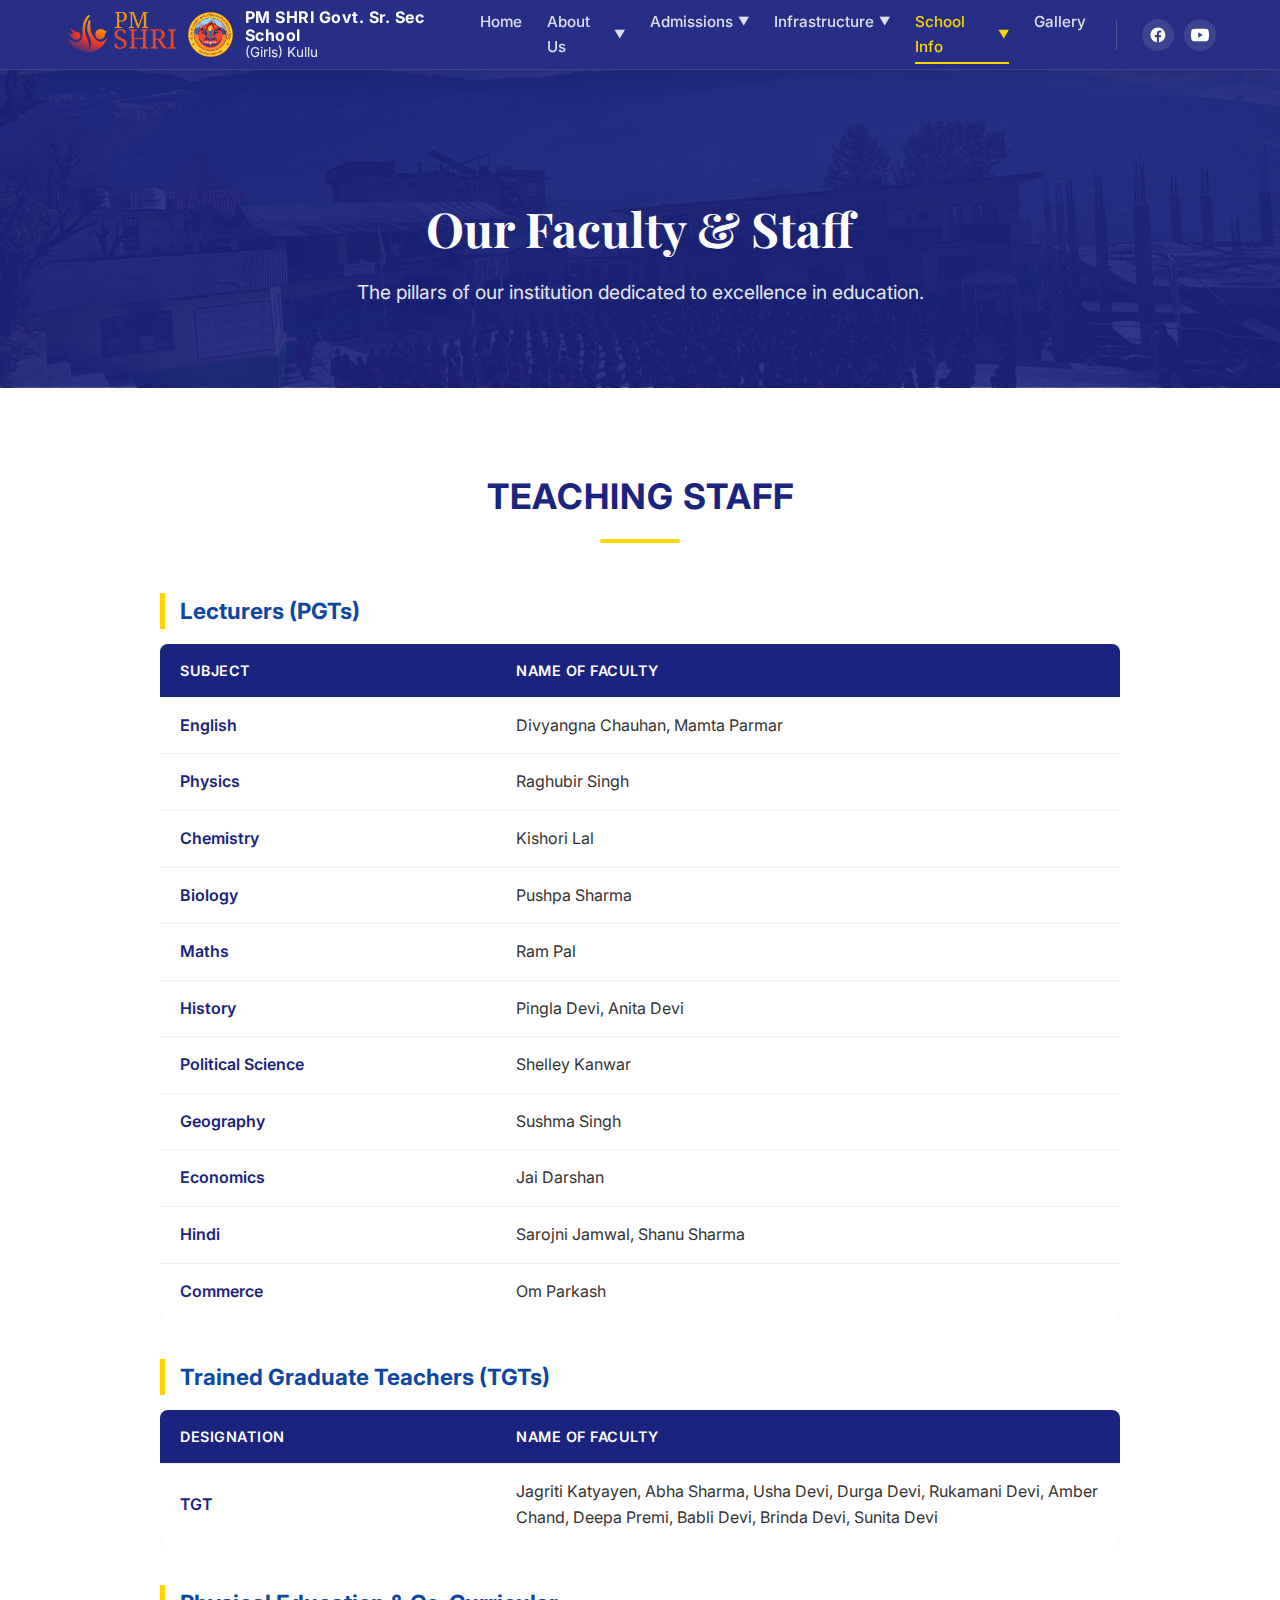
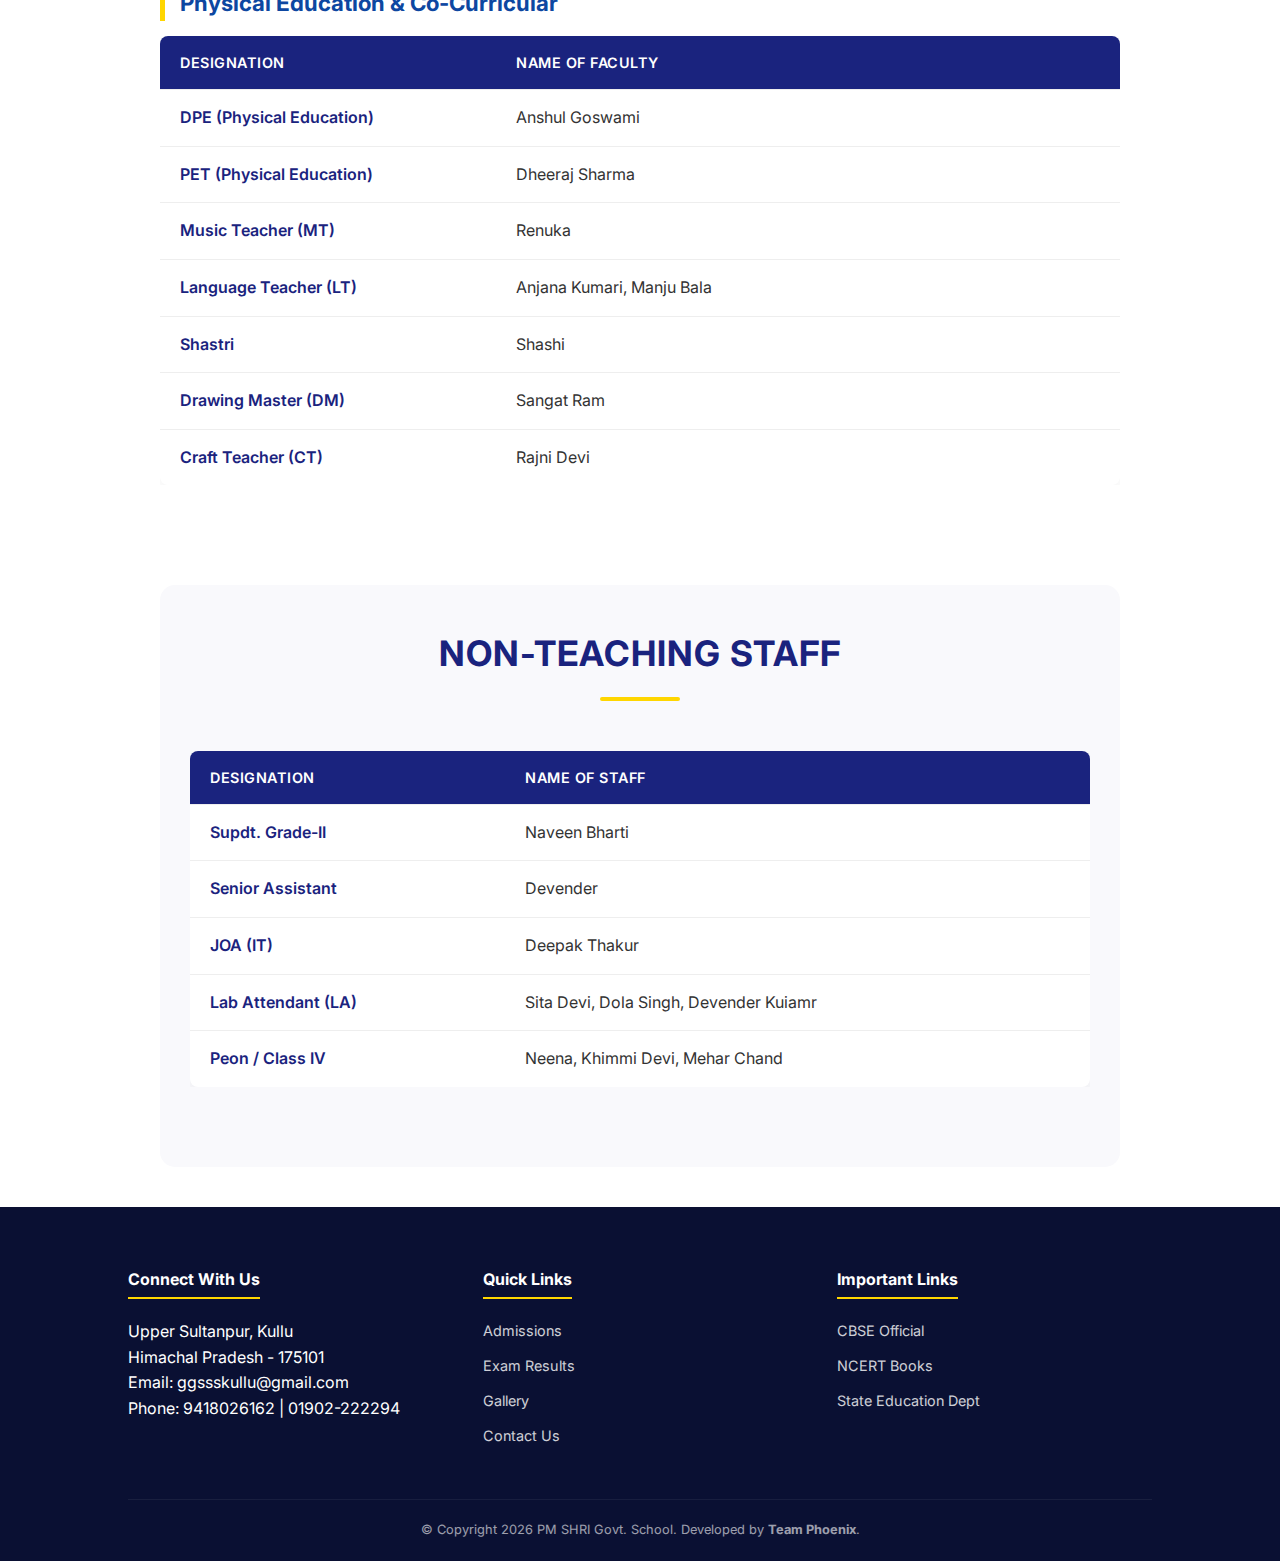
<file: faculty.html>
<!DOCTYPE html>
<html lang="en">
<head>
    <meta charset="UTF-8">
    <meta name="viewport" content="width=device-width, initial-scale=1.0">
    <title>Faculty & Staff | PM SHRI Govt. School</title>
    <link rel="icon" href="assets/icons/School Logo.png" type="image/png">
    
    <link rel="preconnect" href="https://fonts.googleapis.com">
    <link rel="preconnect" href="https://fonts.gstatic.com" crossorigin>
    <link href="https://fonts.googleapis.com/css2?family=Inter:wght@400;600;800&family=Playfair+Display:ital,wght@0,700;1,600&display=swap" rel="stylesheet">
    
    <link rel="stylesheet" href="style.css">
    <link rel="stylesheet" href="faculty-style.css">
</head>
<body>

    <nav class="navbar">
        <a href="index.html" class="logo">
            <img src="assets/icons/PM_SHRI.png" class="pm-logo" alt="PM SHRI Logo">
            <img src="assets/icons/School Logo.png" class="school-logo" alt="School Logo">
            <div class="logo-text-group">
                <span class="logo-main">PM SHRI Govt. Sr. Sec School</span>
                <span class="logo-sub">(Girls) Kullu</span>
            </div>
        </a>

        <button class="menu-btn" id="menuToggle"><span class="bar"></span><span class="bar"></span><span class="bar"></span></button>
        <div class="nav-overlay" id="navOverlay"></div>

        <div class="nav-menu" id="navMenu">
            <div class="nav-links">
                <a href="index.html">Home</a>
                
                <div class="dropdown-container">
                    <a href="#" class="dropdown-trigger">About Us <span class="arrow">▼</span></a>
                    <div class="dropdown-menu">
                        <a href="principalMessage.html">Principal's Message</a>
                        <a href="#">School Codes & Policies</a>
                        <a href="#">Vision And Mission</a>
                        <a href="https://cbseacademic.nic.in/curriculum_2026.html" target="_blank">Curriculum</a>
                        <a href="#">Facilities</a>
                    </div>
                </div>

                <div class="dropdown-container">
                    <a href="#" class="dropdown-trigger">Admissions <span class="arrow">▼</span></a>
                    <div class="dropdown-menu">
                        <a href="admissionProcedure.html">Admission Procedure</a>
                        <a href="requiredDocs.html">Required Docs</a>
                    </div>
                </div>

                <div class="dropdown-container">
                    <a href="#" class="dropdown-trigger">Infrastructure <span class="arrow">▼</span></a>
                    <div class="dropdown-menu">
                        <a href="gamesSports.html">Games & Sports</a>
                        <a href="library.html">Library</a>
                        <a href="laboratories.html">Laboratories</a>
                        <a href="basketballGround.html">Basketball Ground</a>
                    </div>
                </div>

                <div class="dropdown-container">
                    <a href="#" class="dropdown-trigger active">School Info <span class="arrow">▼</span></a>
                    <div class="dropdown-menu">
                        <a href="history.html">History of School</a>
                        <a href="assets/pdfs/Mandatory Disclosure List.pdf" target="_blank">Mandatory Public Disclosure</a>
                        <a href="schoolDocuments.html">School Documents</a>
                        <a href="faculty.html" style="color: var(--primary); background: var(--light); font-weight: 600;">Faculty/Staff</a>
                        <a href="campusArea.html">Campus Area</a>
                    </div>
                </div>
                
                <a href="gallery.html">Gallery</a>
            </div>

            <div class="nav-socials">
                <a href="https://www.facebook.com/share/g/1CL4XUZZjB/" target="_blank" class="social-icon fb"><svg viewBox="0 0 24 24" fill="currentColor" width="18" height="18"><path d="M12 2.04C6.5 2.04 2 6.53 2 12.06C2 17.06 5.66 21.21 10.44 21.96V14.96H7.9V12.06H10.44V9.85C10.44 7.34 11.93 5.96 14.15 5.96C15.21 5.96 16.12 6.04 16.12 6.04V8.51H15.01C13.77 8.51 13.38 9.28 13.38 10.07V12.06H16.16L15.72 14.96H13.38V21.96C18.16 21.21 21.82 17.06 21.82 12.06C21.82 6.53 17.32 2.04 12 2.04Z"/></svg></a>
                <a href="https://youtu.be/ngazhAljUNU?si=L7ZgJwtWlof9NUpO" target="_blank" class="social-icon yt"><svg viewBox="0 0 24 24" fill="currentColor" width="18" height="18"><path d="M23.498 6.186a3.016 3.016 0 0 0-2.122-2.136C19.505 3.545 12 3.545 12 3.545s-7.505 0-9.377.505A3.017 3.017 0 0 0 .502 6.186C0 8.07 0 12 0 12s0 3.93.502 5.814a3.016 3.016 0 0 0 2.122 2.136c1.871.505 9.376.505 9.376.505s7.505 0 9.377-.505a3.015 3.015 0 0 0 2.122-2.136C24 15.93 24 12 24 12s0-3.93-.498-5.814zM9.545 15.568V8.432L15.818 12l-6.273 3.568z"/></svg></a>
            </div>
        </div>
    </nav>

    <header class="faculty-header">
        <h1>Our Faculty & Staff</h1>
        <p>The pillars of our institution dedicated to excellence in education.</p>
    </header>

    <div class="content-wrapper">
        <section class="list-section">
            <h2 class="category-heading">Teaching Staff</h2>
            <div class="title-underline"></div>

            <div class="staff-category-container">
                <h3>Lecturers (PGTs)</h3>
                <div class="table-responsive">
                    <table class="staff-table">
                        <thead>
                            <tr>
                                <th>Subject</th>
                                <th>Name of Faculty</th>
                            </tr>
                        </thead>
                        <tbody>
                            <tr>
                                <td>English</td>
                                <td>Divyangna Chauhan, Mamta Parmar</td>
                            </tr>
                            <tr>
                                <td>Physics</td>
                                <td>Raghubir Singh</td>
                            </tr>
                            <tr>
                                <td>Chemistry</td>
                                <td>Kishori Lal</td>
                            </tr>
                            <tr>
                                <td>Biology</td>
                                <td>Pushpa Sharma</td>
                            </tr>
                            <tr>
                                <td>Maths</td>
                                <td>Ram Pal</td>
                            </tr>
                             <tr>
                                <td>History</td>
                                <td>Pingla Devi, Anita Devi</td>
                            </tr>
                            <tr>
                                <td>Political Science</td>
                                <td>Shelley Kanwar</td>
                            </tr>
                            <tr>
                                <td>Geography</td>
                                <td>Sushma Singh</td>
                            </tr>
                             <tr>
                                <td>Economics</td>
                                <td>Jai Darshan</td>
                            </tr>
                            <tr>
                                <td>Hindi</td>
                                <td>Sarojni Jamwal, Shanu Sharma</td>
                            </tr>
                            <tr>
                                <td>Commerce</td>
                                <td>Om Parkash</td>
                            </tr>
                        </tbody>
                    </table>
                </div>
            </div>

            <div class="staff-category-container">
                <h3>Trained Graduate Teachers (TGTs)</h3>
                <div class="table-responsive">
                    <table class="staff-table">
                        <thead>
                            <tr>
                                <th>Designation</th>
                                <th>Name of Faculty</th>
                            </tr>
                        </thead>
                        <tbody>
                            <tr>
                                <td>TGT</td>
                                <td>Jagriti Katyayen, Abha Sharma, Usha Devi, Durga Devi, Rukamani Devi, Amber Chand, Deepa Premi, Babli Devi, Brinda Devi, Sunita Devi</td>
                            </tr>
                        </tbody>
                    </table>
                </div>
            </div>

            <div class="staff-category-container">
                <h3>Physical Education & Co-Curricular</h3>
                <div class="table-responsive">
                    <table class="staff-table">
                        <thead>
                            <tr>
                                <th>Designation</th>
                                <th>Name of Faculty</th>
                            </tr>
                        </thead>
                        <tbody>
                            <tr>
                                <td>DPE (Physical Education)</td>
                                <td>Anshul Goswami</td>
                            </tr>
                            <tr>
                                <td>PET (Physical Education)</td>
                                <td>Dheeraj Sharma</td>
                            </tr>
                            <tr>
                                <td>Music Teacher (MT)</td>
                                <td>Renuka</td>
                            </tr>
                            <tr>
                                <td>Language Teacher (LT)</td>
                                <td>Anjana Kumari, Manju Bala</td>
                            </tr>
                            <tr>
                                <td>Shastri</td>
                                <td>Shashi</td>
                            </tr>
                            <tr>
                                <td>Drawing Master (DM)</td>
                                <td>Sangat Ram</td>
                            </tr>
                            <tr>
                                <td>Craft Teacher (CT)</td>
                                <td>Rajni Devi</td>
                            </tr>
                        </tbody>
                    </table>
                </div>
            </div>
        </section>

        <section class="list-section bg-light">
            <h2 class="category-heading">Non-Teaching Staff</h2>
            <div class="title-underline"></div>

            <div class="staff-category-container">
                <div class="table-responsive">
                    <table class="staff-table">
                        <thead>
                            <tr>
                                <th>Designation</th>
                                <th>Name of Staff</th>
                            </tr>
                        </thead>
                        <tbody>
                            <tr>
                                <td>Supdt. Grade-II</td>
                                <td>Naveen Bharti</td>
                            </tr>
                            <tr>
                                <td>Senior Assistant</td>
                                <td>Devender</td>
                            </tr>
                            <tr>
                                <td>JOA (IT)</td>
                                <td>Deepak Thakur</td>
                            </tr>
                            <tr>
                                <td>Lab Attendant (LA)</td>
                                <td>Sita Devi, Dola Singh, Devender Kuiamr</td>
                            </tr>
                            <tr>
                                <td>Peon / Class IV</td>
                                <td>Neena, Khimmi Devi, Mehar Chand</td>
                            </tr>
                        </tbody>
                    </table>
                </div>
            </div>
        </section>
    </div>

    <footer>
        <div class="footer-grid">
            <div class="footer-col">
                <h4>Connect With Us</h4>
                <p>Upper Sultanpur, Kullu</p>
                <p>Himachal Pradesh - 175101</p>
                <p>Email: ggssskullu@gmail.com</p>
                <p>Phone: 9418026162 | 01902-222294</p>
            </div>

            <div class="footer-col">
                <h4>Quick Links</h4>
                <ul>
                    <li><a href="admissionProcedure.html">Admissions</a></li>
                    <li><a href="#">Exam Results</a></li>
                    <li><a href="gallery.html">Gallery</a></li>
                    <li><a href="#">Contact Us</a></li>
                </ul>
            </div>

            <div class="footer-col">
                <h4>Important Links</h4>
                <ul>
                    <li><a href="https://www.cbse.gov.in/" target="_blank">CBSE Official</a></li>
                    <li><a href="https://ncert.nic.in/" target="_blank">NCERT Books</a></li>
                    <li><a href="https://education.hp.gov.in/" target="_blank">State Education Dept</a></li>
                </ul>
            </div>
        </div>
        <div class="copyright">
            © Copyright 2026 PM SHRI Govt. School. Developed by <a href="#" class="developer-link">Team Phoenix</a>.
        </div>
    </footer>

    <script src="script.js"></script>
</body>
</html>
</file>
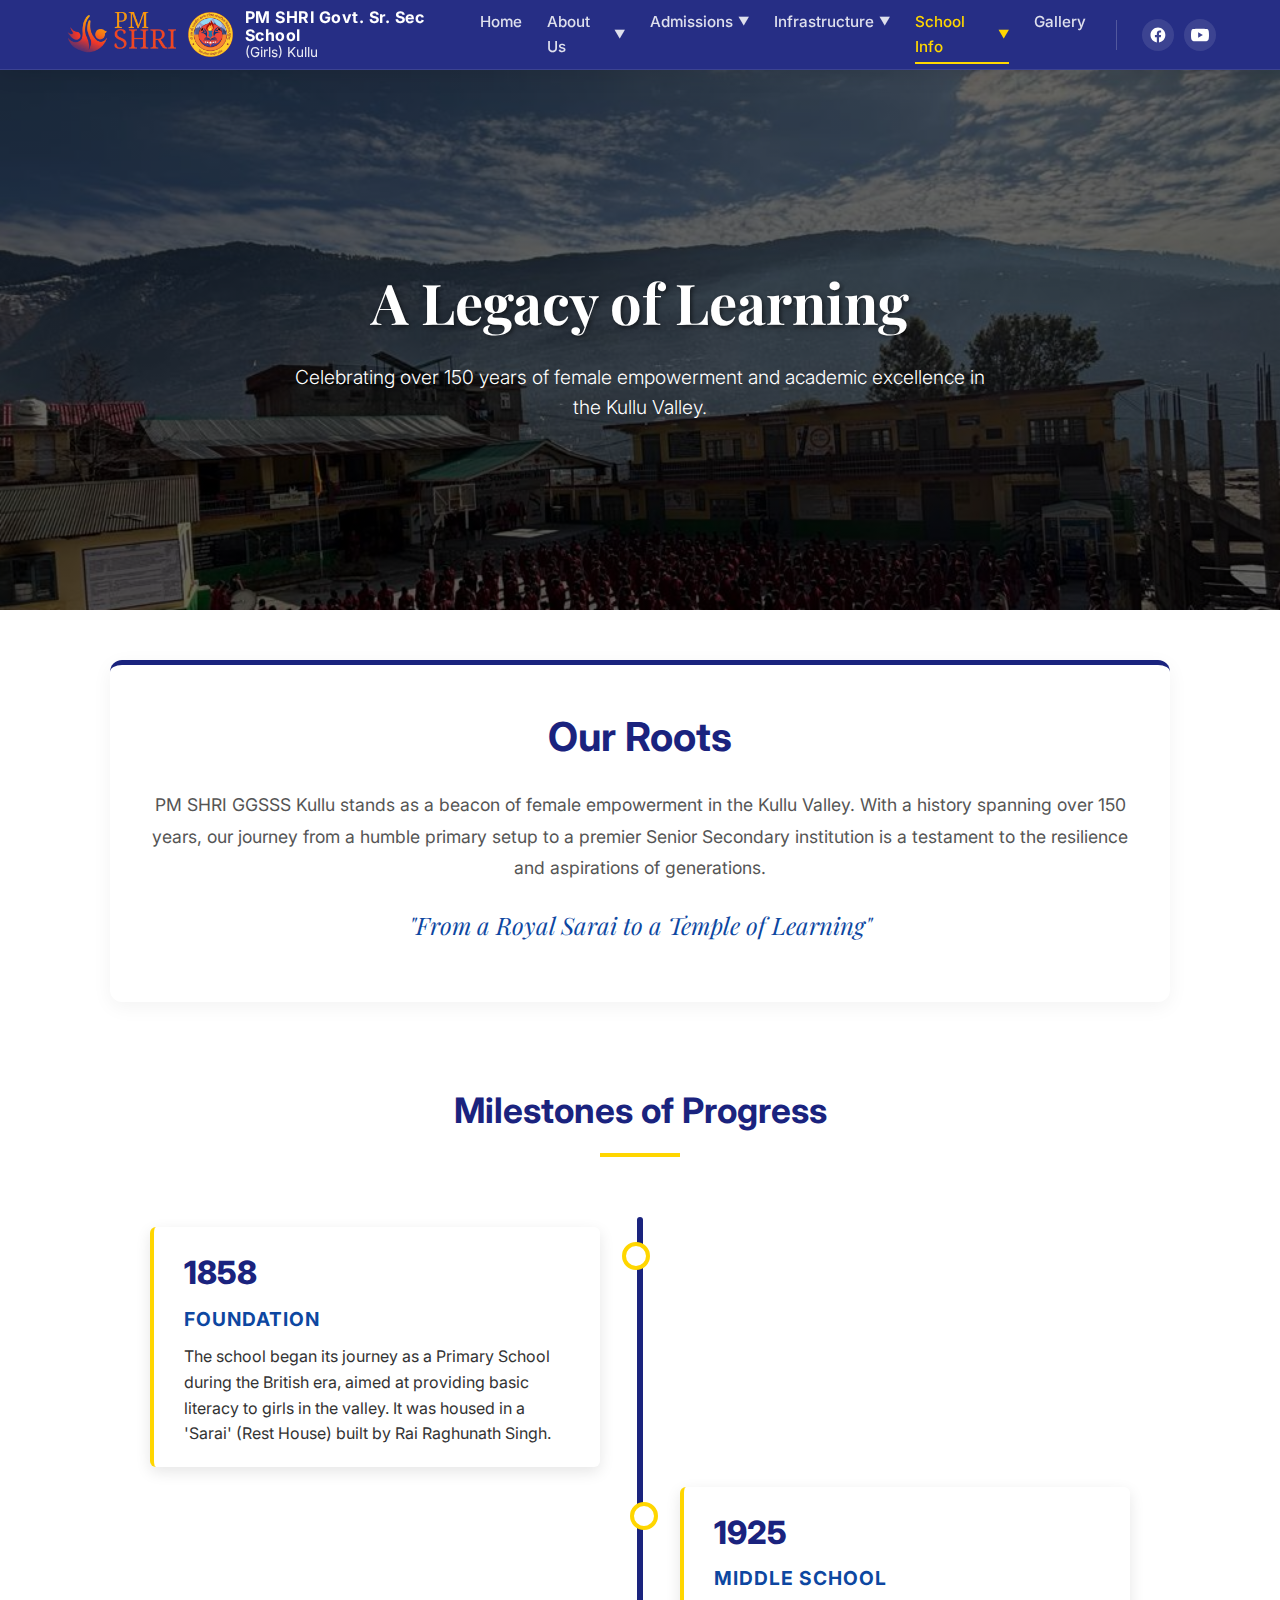
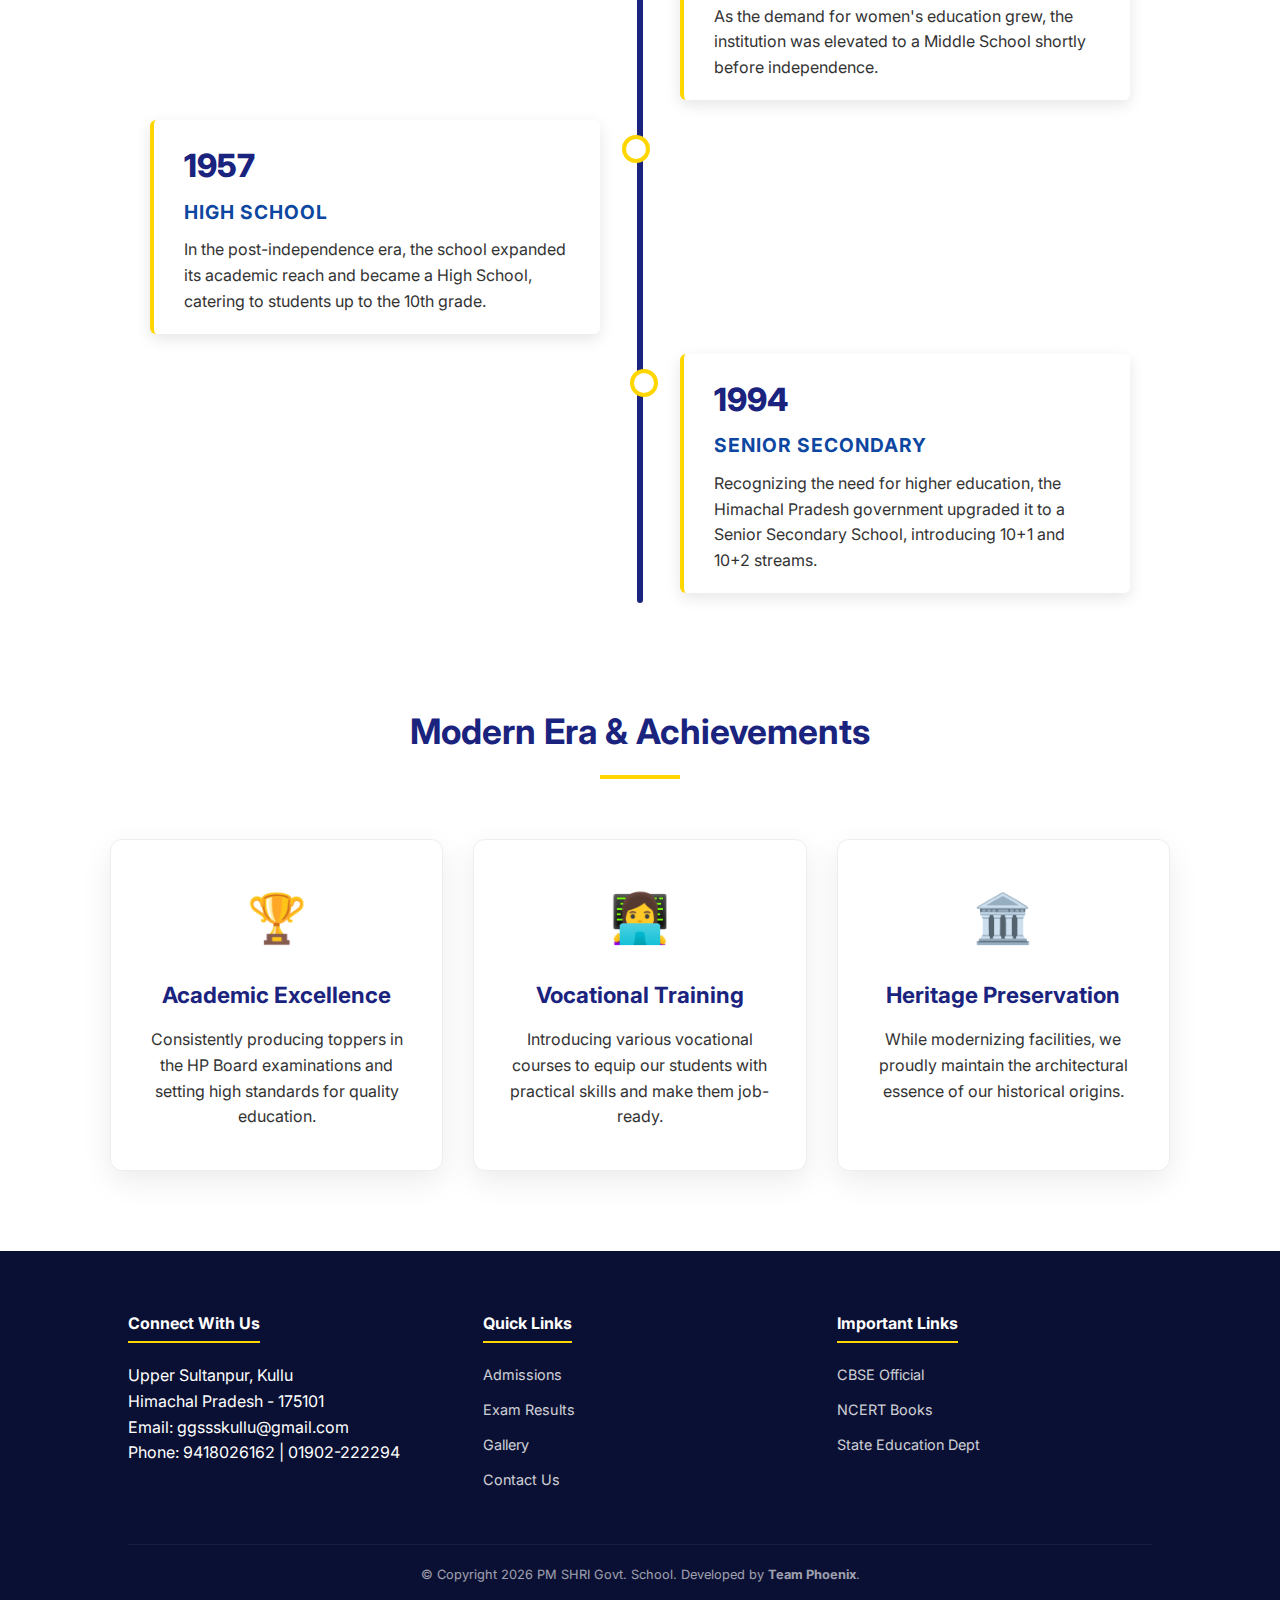
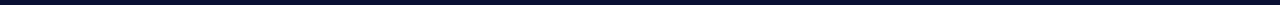
<file: history.html>
<!DOCTYPE html>
<html lang="en">
<head>
    <meta charset="UTF-8">
    <meta name="viewport" content="width=device-width, initial-scale=1.0">
    <title>History | PM SHRI Govt. School</title>
    <link rel="icon" href="assets/icons/School Logo.png" type="image/png">
    
    <link rel="preconnect" href="https://fonts.googleapis.com">
    <link rel="preconnect" href="https://fonts.gstatic.com" crossorigin>
    <link href="https://fonts.googleapis.com/css2?family=Inter:wght@400;600;800&family=Playfair+Display:ital,wght@0,700;1,600&display=swap" rel="stylesheet">
    
    <link rel="stylesheet" href="style.css">
    <link rel="stylesheet" href="history-style.css">
</head>
<body>
    <nav class="navbar">
        <a href="index.html" class="logo">
            <img src="assets/icons/PM_SHRI.png" class="pm-logo" alt="PM SHRI Logo">
            <img src="assets/icons/School Logo.png" class="school-logo" alt="School Logo">
            <div class="logo-text-group">
                <span class="logo-main">PM SHRI Govt. Sr. Sec School</span>
                <span class="logo-sub">(Girls) Kullu</span>
            </div>
        </a>

        <button class="menu-btn" id="menuToggle"><span class="bar"></span><span class="bar"></span><span class="bar"></span></button>
        <div class="nav-overlay" id="navOverlay"></div>

        <div class="nav-menu" id="navMenu">
            <div class="nav-links">
                <a href="index.html">Home</a>
                
                <div class="dropdown-container">
                    <a href="#" class="dropdown-trigger">About Us <span class="arrow">▼</span></a>
                    <div class="dropdown-menu">
                        <a href="principalMessage.html">Principal's Message</a>
                        <a href="#">School Codes & Policies</a>
                        <a href="#">Vision And Mission</a>
                        <a href="https://cbseacademic.nic.in/curriculum_2026.html" target="_blank">Curriculum</a>
                        <a href="#">Facilities</a>
                    </div>
                </div>

                <div class="dropdown-container">
                    <a href="#" class="dropdown-trigger">Admissions <span class="arrow">▼</span></a>
                    <div class="dropdown-menu">
                        <a href="admissionProcedure.html">Admission Procedure</a>
                        <a href="requiredDocs.html">Required Docs</a>
                    </div>
                </div>

                <div class="dropdown-container">
                    <a href="#" class="dropdown-trigger">Infrastructure <span class="arrow">▼</span></a>
                    <div class="dropdown-menu">
                        <a href="gamesSports.html">Games & Sports</a>
                        <a href="library.html">Library</a>
                        <a href="laboratories.html">Laboratories</a>
                        <a href="basketballGround.html">Basketball Ground</a>
                    </div>
                </div>

                <div class="dropdown-container">
                    <a href="#" class="dropdown-trigger active">School Info <span class="arrow">▼</span></a>
                    <div class="dropdown-menu">
                        <a href="history.html" style="color: var(--primary); background: var(--light); font-weight: 600;">History of School</a>
                        <a href="assets/pdfs/Mandatory Disclosure List.pdf" target="_blank">Mandatory Public Disclosure</a>
                        <a href="schoolDocuments.html">School Documents</a>
                        <a href="faculty.html">Faculty/Staff</a>
                        <a href="campusArea.html">Campus Area</a>
                    </div>
                </div>
                
                <a href="gallery.html">Gallery</a>
            </div>

            <div class="nav-socials">
                <a href="https://www.facebook.com/share/g/1CL4XUZZjB/" target="_blank" class="social-icon fb"><svg viewBox="0 0 24 24" fill="currentColor" width="18" height="18"><path d="M12 2.04C6.5 2.04 2 6.53 2 12.06C2 17.06 5.66 21.21 10.44 21.96V14.96H7.9V12.06H10.44V9.85C10.44 7.34 11.93 5.96 14.15 5.96C15.21 5.96 16.12 6.04 16.12 6.04V8.51H15.01C13.77 8.51 13.38 9.28 13.38 10.07V12.06H16.16L15.72 14.96H13.38V21.96C18.16 21.21 21.82 17.06 21.82 12.06C21.82 6.53 17.32 2.04 12 2.04Z"/></svg></a>
                <a href="https://youtu.be/ngazhAljUNU?si=L7ZgJwtWlof9NUpO" target="_blank" class="social-icon yt"><svg viewBox="0 0 24 24" fill="currentColor" width="18" height="18"><path d="M23.498 6.186a3.016 3.016 0 0 0-2.122-2.136C19.505 3.545 12 3.545 12 3.545s-7.505 0-9.377.505A3.017 3.017 0 0 0 .502 6.186C0 8.07 0 12 0 12s0 3.93.502 5.814a3.016 3.016 0 0 0 2.122 2.136c1.871.505 9.376.505 9.376.505s7.505 0 9.377-.505a3.015 3.015 0 0 0 2.122-2.136C24 15.93 24 12 24 12s0-3.93-.498-5.814zM9.545 15.568V8.432L15.818 12l-6.273 3.568z"/></svg></a>
            </div>
        </div>
    </nav>

    <header class="history-header">
        <div class="header-content">
            <h1>A Legacy of Learning</h1>
            <p>Celebrating over 150 years of female empowerment and academic excellence in the Kullu Valley.</p>
        </div>
    </header>

    <div class="content-wrapper">
        
        <section class="intro-section">
            <div class="intro-text">
                <h2>Our Roots</h2>
                <p>PM SHRI GGSSS Kullu stands as a beacon of female empowerment in the Kullu Valley. With a history spanning over 150 years, our journey from a humble primary setup to a premier Senior Secondary institution is a testament to the resilience and aspirations of generations.</p>
                <p class="highlight-text">"From a Royal Sarai to a Temple of Learning"</p>
            </div>
        </section>

        <section class="timeline-section">
            <h2>Milestones of Progress</h2>
            <div class="title-underline"></div>

            <div class="timeline">
                
                <div class="timeline-item left">
                    <div class="content">
                        <h3>1858</h3>
                        <h4>Foundation</h4>
                        <p>The school began its journey as a Primary School during the British era, aimed at providing basic literacy to girls in the valley. It was housed in a 'Sarai' (Rest House) built by Rai Raghunath Singh.</p>
                    </div>
                </div>

                <div class="timeline-item right">
                    <div class="content">
                        <h3>1925</h3>
                        <h4>Middle School</h4>
                        <p>As the demand for women's education grew, the institution was elevated to a Middle School shortly before independence.</p>
                    </div>
                </div>

                <div class="timeline-item left">
                    <div class="content">
                        <h3>1957</h3>
                        <h4>High School</h4>
                        <p>In the post-independence era, the school expanded its academic reach and became a High School, catering to students up to the 10th grade.</p>
                    </div>
                </div>

                <div class="timeline-item right">
                    <div class="content">
                        <h3>1994</h3>
                        <h4>Senior Secondary</h4>
                        <p>Recognizing the need for higher education, the Himachal Pradesh government upgraded it to a Senior Secondary School, introducing 10+1 and 10+2 streams.</p>
                    </div>
                </div>

            </div>
        </section>

        <section class="modern-era">
            <h2>Modern Era & Achievements</h2>
            <div class="title-underline"></div>
            
            <div class="card-grid">
                <div class="feature-card">
                    <div class="icon">🏆</div>
                    <h3>Academic Excellence</h3>
                    <p>Consistently producing toppers in the HP Board examinations and setting high standards for quality education.</p>
                </div>

                <div class="feature-card">
                    <div class="icon">👩‍💻</div>
                    <h3>Vocational Training</h3>
                    <p>Introducing various vocational courses to equip our students with practical skills and make them job-ready.</p>
                </div>

                <div class="feature-card">
                    <div class="icon">🏛️</div>
                    <h3>Heritage Preservation</h3>
                    <p>While modernizing facilities, we proudly maintain the architectural essence of our historical origins.</p>
                </div>
            </div>
        </section>

    </div>

    <footer>
        <div class="footer-grid">
            <div class="footer-col">
                <h4>Connect With Us</h4>
                <p>Upper Sultanpur, Kullu</p>
                <p>Himachal Pradesh - 175101</p>
                <p>Email: ggssskullu@gmail.com</p>
                <p>Phone: 9418026162 | 01902-222294</p>
            </div>

            <div class="footer-col">
                <h4>Quick Links</h4>
                <ul>
                    <li><a href="admissionProcedure.html">Admissions</a></li>
                    <li><a href="#">Exam Results</a></li>
                    <li><a href="gallery.html">Gallery</a></li>
                    <li><a href="#">Contact Us</a></li>
                </ul>
            </div>

            <div class="footer-col">
                <h4>Important Links</h4>
                <ul>
                    <li><a href="https://www.cbse.gov.in/" target="_blank">CBSE Official</a></li>
                    <li><a href="https://ncert.nic.in/" target="_blank">NCERT Books</a></li>
                    <li><a href="https://education.hp.gov.in/" target="_blank">State Education Dept</a></li>
                </ul>
            </div>
        </div>
        <div class="copyright">
            © Copyright 2026 PM SHRI Govt. School. Developed by <a href="#" class="developer-link">Team Phoenix</a>.
        </div>
    </footer>

    <script src="script.js"></script>
</body>
</html>
</file>
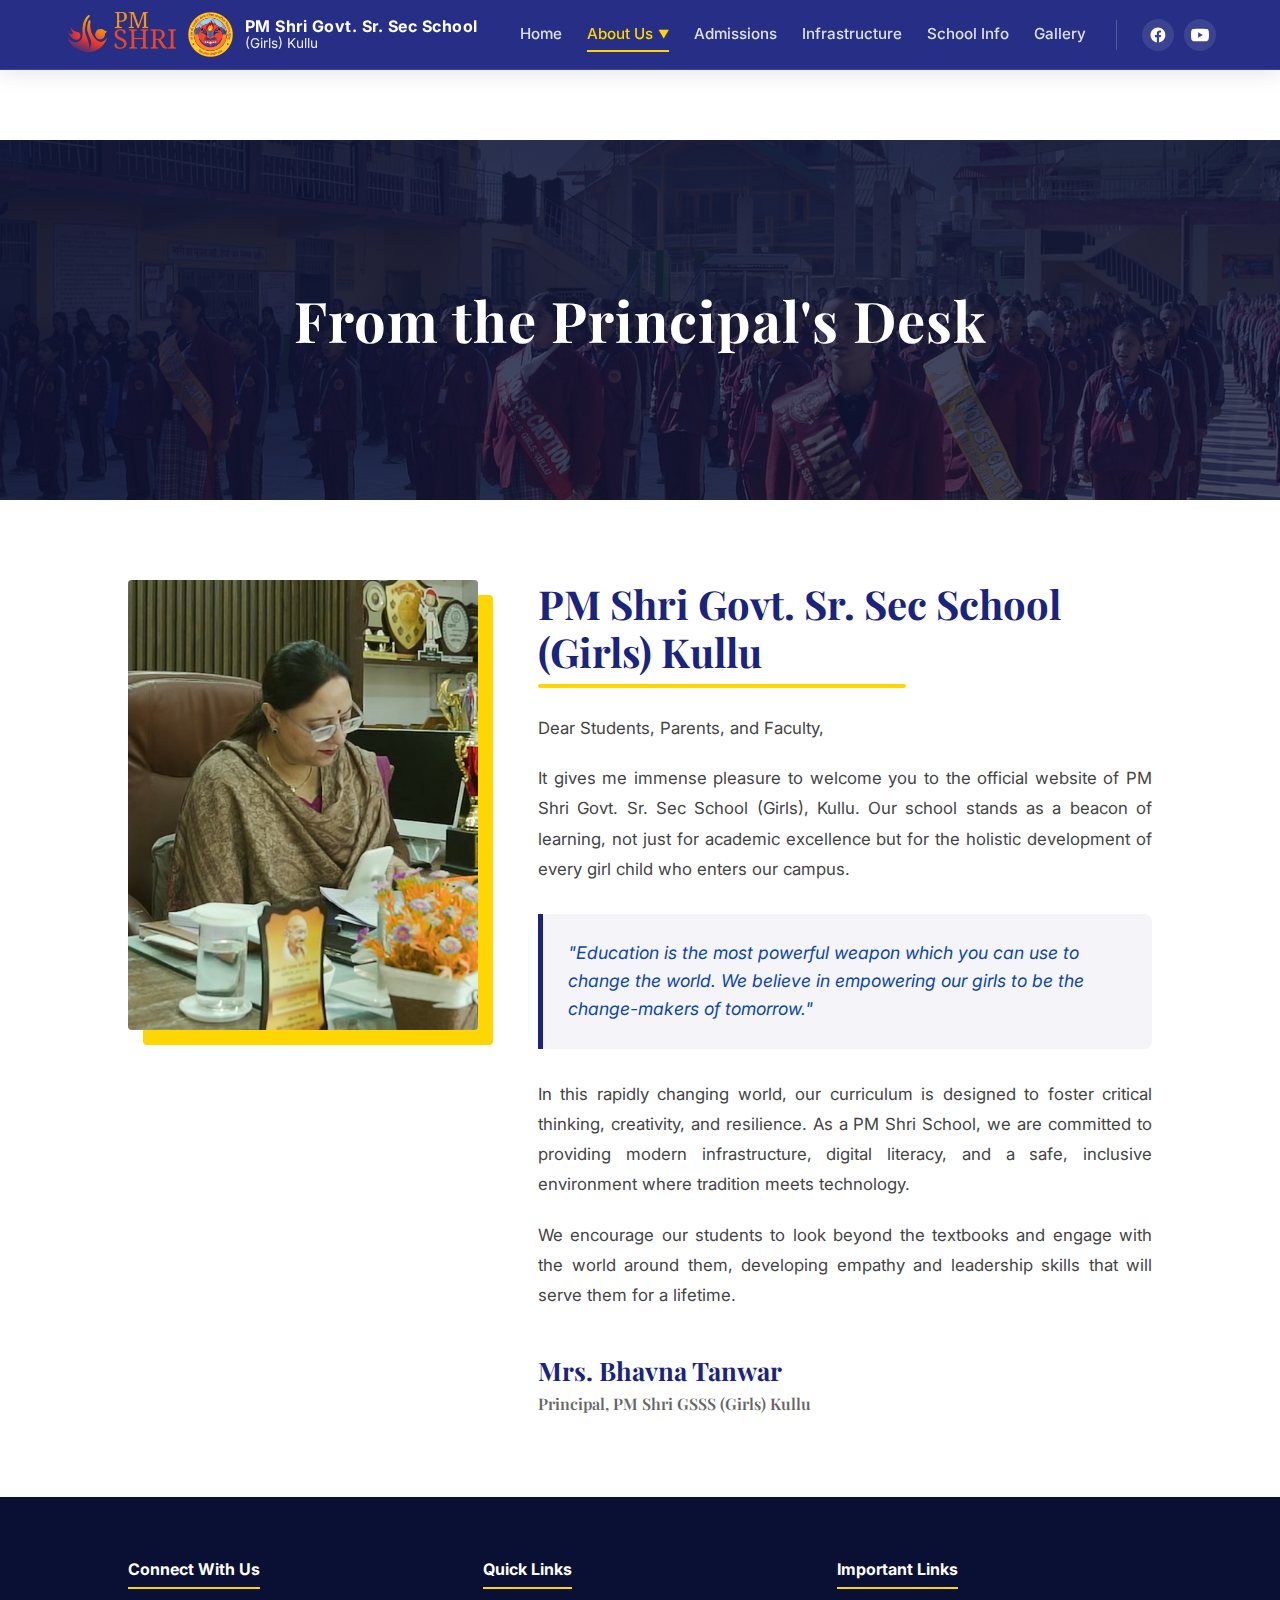
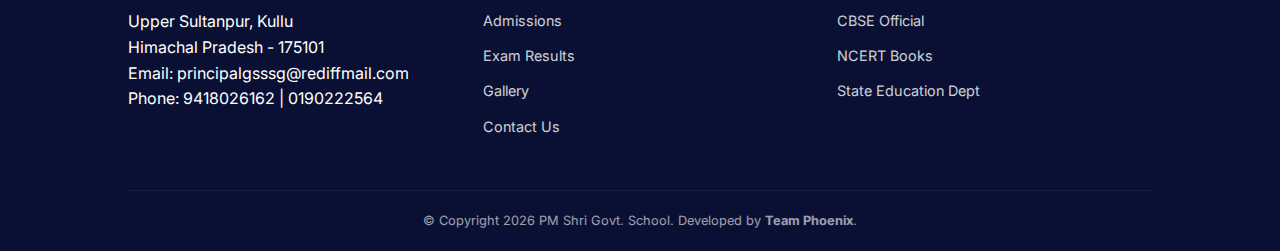
<file: principalMessage.html>
<!DOCTYPE html>
<html lang="en">
<head>
    <meta charset="UTF-8">
    <meta name="viewport" content="width=device-width, initial-scale=1.0">
    <title>Principal's Message | PM Shri Govt. School</title>
    <link rel="icon" href="assets/icons/School Logo.png" type="image/png">
    
    <link rel="preconnect" href="https://fonts.googleapis.com">
    <link rel="preconnect" href="https://fonts.gstatic.com" crossorigin>
    <link href="https://fonts.googleapis.com/css2?family=Inter:wght@400;600;800&family=Playfair+Display:ital,wght@0,700;1,600&display=swap" rel="stylesheet">
    
    <link rel="stylesheet" href="style.css">
    
    <link rel="stylesheet" href="principal-style.css">
</head>
<body>

    <nav class="navbar">
        <a href="index.html" class="logo">
            <img src="assets/icons/PM_SHRI.png" class="pm-logo" alt="PM Shri Logo">
            <img src="assets/icons/School Logo.png" class="school-logo" alt="School Logo">
            <div class="logo-text-group">
                <span class="logo-main">PM Shri Govt. Sr. Sec School</span>
                <span class="logo-sub">(Girls) Kullu</span>
            </div>
        </a>

        <button class="menu-btn" id="menuToggle">
            <span class="bar"></span><span class="bar"></span><span class="bar"></span>
        </button>
        <div class="nav-overlay" id="navOverlay"></div>

        <div class="nav-menu" id="navMenu">
            <div class="nav-links">
                <a href="index.html">Home</a>
                
                <div class="dropdown-container">
                    <a href="#" class="dropdown-trigger active">About Us <span class="arrow">▼</span></a>
                    
                    <div class="dropdown-menu">
                        <a href="principalmessage.html" style="color: var(--primary); background: var(--light); font-weight: 600;">Principal's Message</a>
                        <a href="#">School Codes & Policies</a>
                        <a href="#">Vision And Mission</a>
                        <a href="https://cbseacademic.nic.in/curriculum_2026.html">Curriculum</a>
                        <a href="#">Facilities</a>
                    </div>
                </div>

                <a href="#">Admissions</a>
                <a href="#">Infrastructure</a>
                <a href="#">School Info</a>
                <a href="gallery.html">Gallery</a>
            </div>

            <div class="nav-socials">
                <a href="https://www.facebook.com/share/g/1CL4XUZZjB/" class="social-icon fb"><svg viewBox="0 0 24 24" fill="currentColor" width="18" height="18"><path d="M12 2.04C6.5 2.04 2 6.53 2 12.06C2 17.06 5.66 21.21 10.44 21.96V14.96H7.9V12.06H10.44V9.85C10.44 7.34 11.93 5.96 14.15 5.96C15.21 5.96 16.12 6.04 16.12 6.04V8.51H15.01C13.77 8.51 13.38 9.28 13.38 10.07V12.06H16.16L15.72 14.96H13.38V21.96C18.16 21.21 21.82 17.06 21.82 12.06C21.82 6.53 17.32 2.04 12 2.04Z"/></svg></a>
                <a href="https://youtu.be/ngazhAljUNU?si=L7ZgJwtWlof9NUpO" class="social-icon yt"><svg viewBox="0 0 24 24" fill="currentColor" width="18" height="18"><path d="M23.498 6.186a3.016 3.016 0 0 0-2.122-2.136C19.505 3.545 12 3.545 12 3.545s-7.505 0-9.377.505A3.017 3.017 0 0 0 .502 6.186C0 8.07 0 12 0 12s0 3.93.502 5.814a3.016 3.016 0 0 0 2.122 2.136c1.871.505 9.376.505 9.376.505s7.505 0 9.377-.505a3.015 3.015 0 0 0 2.122-2.136C24 15.93 24 12 24 12s0-3.93-.498-5.814zM9.545 15.568V8.432L15.818 12l-6.273 3.568z"/></svg></a>
            </div>
        </div>
    </nav>

    <header class="msg-header">
        <h1>From the Principal's Desk</h1>
    </header>

    <section class="message-section">
        <div class="msg-container">
            
            <div class="principal-img-wrapper">
                <img src="assets/images/PrincipalDesk.png" alt="Principal Photo" class="principal-img">
            </div>

            <div class="principal-content">
                <h2>PM Shri Govt. Sr. Sec School (Girls) Kullu</h2>
                
                <p>Dear Students, Parents, and Faculty,</p>
                
                <p>It gives me immense pleasure to welcome you to the official website of PM Shri Govt. Sr. Sec School (Girls), Kullu. Our school stands as a beacon of learning, not just for academic excellence but for the holistic development of every girl child who enters our campus.</p>

                <div class="quote-box">
                    "Education is the most powerful weapon which you can use to change the world. We believe in empowering our girls to be the change-makers of tomorrow."
                </div>

                <p>In this rapidly changing world, our curriculum is designed to foster critical thinking, creativity, and resilience. As a PM Shri School, we are committed to providing modern infrastructure, digital literacy, and a safe, inclusive environment where tradition meets technology.</p>
                
                <p>We encourage our students to look beyond the textbooks and engage with the world around them, developing empathy and leadership skills that will serve them for a lifetime.</p>

                <div class="signature">
                    <h3>Mrs. Bhavna Tanwar</h3>
                    <span>Principal, PM Shri GSSS (Girls) Kullu</span>
                </div>
            </div>
        </div>
    </section>

    <footer>
        <div class="footer-grid">
            <div class="footer-col">
                <h4>Connect With Us</h4>
                <p>Upper Sultanpur, Kullu</p>
                <p>Himachal Pradesh - 175101</p>
                <p>Email: principalgsssg@rediffmail.com</p>
                <p>Phone: 9418026162 | 0190222564</p>
            </div>
            <div class="footer-col">
                <h4>Quick Links</h4>
                <ul>
                    <li>Admissions</li>
                    <li>Exam Results</li>
                    <li>Gallery</li>
                    <li>Contact Us</li>
                </ul>
            </div>
            <div class="footer-col">
                <h4>Important Links</h4>
                <ul>
                    <li>CBSE Official</li>
                    <li>NCERT Books</li>
                    <li>State Education Dept</li>
                </ul>
            </div>
        </div>
        <div class="copyright">
            © Copyright 2026 PM Shri Govt. School. Developed by <a href="#" class="developer-link">Team Phoenix</a>.
        </div>
    </footer>

    <script src="script.js"></script>
</body>
</html>
</file>
<file: style.css>
/* ===== VARIABLES & GLOBAL ===== */
:root {
    --primary: #1a237e;
    --secondary: #0d47a1;
    --accent: #ffd600;
    --light: #f4f4f9;
    --text: #333;
    --font-main: 'Inter', sans-serif;
}

* { 
    margin: 0; 
    padding: 0; 
    box-sizing: border-box; 
    /* Removes the blue highlight on mobile tap */
    -webkit-tap-highlight-color: transparent; 
}

body {
    font-family: var(--font-main);
    color: var(--text);
    line-height: 1.6;
    overflow-x: hidden;
    background-color: #fff;
}

/* ===== NAVIGATION BAR ===== */
.navbar {
    background: rgba(26, 35, 126, 0.95); /* Semi-transparent Primary */
    backdrop-filter: blur(10px); /* Glassmorphism effect */
    height: 70px;
    padding: 0 5%;
    display: flex;
    justify-content: space-between;
    align-items: center;
    position: fixed; /* Fixes navbar to top */
    top: 0;
    left: 0;
    width: 100%;
    z-index: 1000;
    box-shadow: 0 4px 20px rgba(0,0,0,0.1);
    border-bottom: 1px solid rgba(255,255,255,0.1);
}

/* Compensate for fixed navbar so content doesn't jump up */
body {
    padding-top: 70px;
}

/* LOGO SECTION */
.logo {
    display: flex;
    align-items: center;
    gap: 12px;
    text-decoration: none;
    color: white;
    height: 100%;
}

.pm-logo { height: 45px; width: auto; }
.school-logo { height: 45px; width: auto; }

.logo-text-group {
    display: flex;
    flex-direction: column;
    justify-content: center;
    line-height: 1.1;
}

.logo-main { font-weight: 700; font-size: 1rem; letter-spacing: 0.5px; }
.logo-sub { font-weight: 400; font-size: 0.85rem; opacity: 0.9; }

/* MENU WRAPPER (Desktop) */
.nav-menu {
    display: flex;
    align-items: center;
    gap: 30px;
}

.nav-links {
    display: flex;
    gap: 25px;
}

.nav-links a {
    color: rgba(255, 255, 255, 0.85);
    text-decoration: none;
    font-size: 0.95rem;
    font-weight: 500;
    position: relative;
    padding: 5px 0;
    transition: color 0.3s ease;
}

.nav-links a:hover,
.nav-links a.active {
    color: var(--accent);
}

/* Animated Underline */
.nav-links a::after {
    content: '';
    position: absolute;
    bottom: 0;
    left: 0;
    width: 100%;
    height: 2px;
    background-color: var(--accent);
    transform: scaleX(0);
    transform-origin: right;
    transition: transform 0.3s ease;
}

.nav-links a:hover::after,
.nav-links a.active::after {
    transform: scaleX(1);
    transform-origin: left;
}

/* SOCIALS */
.nav-socials {
    display: flex;
    align-items: center;
    gap: 10px;
    padding-left: 25px;
    border-left: 1px solid rgba(255,255,255,0.2);
    height: 30px;
}

.social-icon {
    display: flex;
    align-items: center;
    justify-content: center;
    width: 32px;
    height: 32px;
    border-radius: 50%;
    background: rgba(255, 255, 255, 0.1);
    color: white;
    transition: all 0.3s ease;
}

.social-icon:hover {
    background: white;
    transform: translateY(-2px);
}

.social-icon.fb:hover { color: #1877F2; }
.social-icon.yt:hover { color: #FF0000; }

/* HAMBURGER BUTTON */
.menu-btn {
    display: none;
    background: none;
    border: none;
    cursor: pointer;
    flex-direction: column;
    gap: 5px;
}

.menu-btn .bar {
    width: 25px;
    height: 3px;
    background-color: white;
    border-radius: 2px;
    transition: all 0.3s ease;
}

/* OVERLAY (Background dimming) */
.nav-overlay {
    position: fixed;
    top: 0; left: 0; width: 100%; height: 100vh;
    background: rgba(0,0,0,0.5);
    backdrop-filter: blur(4px);
    z-index: 998;
    opacity: 0;
    visibility: hidden;
    transition: all 0.3s ease;
}

.nav-overlay.active {
    opacity: 1;
    visibility: visible;
}

/* ===== DROPDOWN MENU STYLES ===== */

/* 1. Container Positioning */
.dropdown-container {
    position: relative;
    height: 100%;
    display: flex;
    align-items: center;
}

/* 2. The Trigger Link (About Us) */
.dropdown-trigger {
    cursor: pointer;
    display: flex;
    align-items: center;
    gap: 5px;
}

.dropdown-trigger .arrow {
    font-size: 0.7rem;
    transition: transform 0.3s ease;
}

/* 3. The Dropdown Menu (Hidden by default) */
.dropdown-menu {
    position: absolute;
    top: 100%; /* Push it below navbar */
    left: 0;
    background: white; /* White background */
    min-width: 220px;
    box-shadow: 0 8px 20px rgba(0,0,0,0.15);
    border-radius: 0 0 8px 8px;
    border-top: 3px solid var(--accent);
    
    /* Animation Initial State */
    opacity: 0;
    visibility: hidden;
    transform: translateY(10px);
    transition: all 0.3s ease;
    z-index: 1100;
    
    display: flex;
    flex-direction: column;
    padding: 10px 0;
}

/* 4. Dropdown Links */
.dropdown-menu a {
    color: var(--text) !important; /* Force dark text on white bg */
    padding: 12px 20px !important;
    font-size: 0.9rem !important;
    width: 100%;
    border-bottom: 1px solid #f0f0f0;
}

.dropdown-menu a:last-child {
    border-bottom: none;
}

.dropdown-menu a:hover {
    background-color: var(--light);
    color: var(--primary) !important;
    padding-left: 25px !important; /* Slide effect */
}

/* 5. Hover Logic (Desktop) */
.dropdown-container:hover .dropdown-menu {
    opacity: 1;
    visibility: visible;
    transform: translateY(0);
}

.dropdown-container:hover .dropdown-trigger .arrow {
    transform: rotate(180deg);
}

/* ===== MOBILE DROPDOWN ADJUSTMENTS ===== */
@media (max-width: 1024px) {
    .dropdown-container {
        flex-direction: column;
        align-items: flex-start;
        width: 100%;
        height: auto;
    }

    .dropdown-trigger {
        width: 100%;
        justify-content: space-between;
        border-bottom: 1px solid rgba(255,255,255,0.1);
        padding-bottom: 10px;
        margin-bottom: 10px;
    }

    /* Mobile: Reset Absolute positioning to stack naturally */
    .dropdown-menu {
        position: relative;
        top: 0;
        box-shadow: none;
        background: rgba(0,0,0,0.1); /* Darker background for nested look */
        width: 100%;
        min-width: auto;
        border-radius: 4px;
        border-top: none;
        padding: 0;
        
        /* Hide by default using Height for animation */
        display: none; 
        opacity: 1;
        visibility: visible;
        transform: none;
    }

    .dropdown-menu.show {
        display: flex; /* JavaScript will toggle this class */
    }

    .dropdown-menu a {
        color: rgba(255,255,255,0.8) !important;
        padding: 15px 20px 15px 30px !important; /* Indent sub-items */
        font-size: 0.95rem !important;
        border-bottom: 1px solid rgba(255,255,255,0.05);
    }
    
    .dropdown-menu a:hover {
        background: rgba(255,255,255,0.05);
        color: var(--accent) !important;
    }
}

/* ===== MOBILE RESPONSIVE ===== */
/* Unified Breakpoint: 1024px covers tablets and small laptops */
@media (max-width: 1024px) {
    .menu-btn { display: flex; z-index: 1001; }

    .nav-menu {
        position: fixed;
        top: 0;
        right: -100%; /* Hidden off-screen */
        width: 75%;
        max-width: 300px;
        height: 100vh;
        background: var(--primary);
        flex-direction: column;
        align-items: flex-start;
        padding: 90px 30px;
        gap: 25px;
        box-shadow: -5px 0 15px rgba(0,0,0,0.2);
        transition: right 0.4s cubic-bezier(0.4, 0, 0.2, 1);
        z-index: 1000;
    }

    .nav-menu.active {
        right: 0; /* Slide in */
    }

    .nav-links {
        flex-direction: column;
        width: 100%;
        gap: 20px;
    }

    .nav-links a {
        font-size: 1.1rem;
        display: block;
        width: 100%;
        border-bottom: 1px solid rgba(255,255,255,0.1);
        padding-bottom: 10px;
    }

    .nav-links a:hover, .nav-links a.active {
        padding-left: 10px; /* Slide effect on hover */
    }

    /* Socials on Mobile */
    .nav-socials {
        border-left: none;
        padding-left: 0;
        margin-top: 10px;
        width: 100%;
        justify-content: flex-start;
    }

    /* Logo Text Adjustments for Small Screens */
    .logo-main { font-size: 0.8rem; }
    .logo-sub { font-size: 0.7rem; }
    .pm-logo, .school-logo { height: 35px; }

    /* Hamburger Animation to 'X' */
    .menu-btn.active .bar:nth-child(1) { transform: rotate(45deg) translate(5px, 6px); }
    .menu-btn.active .bar:nth-child(2) { opacity: 0; }
    .menu-btn.active .bar:nth-child(3) { transform: rotate(-45deg) translate(5px, -6px); }
}

/* Container styling to match the yellow theme */
.hp-govt-banner {
    background-color: #F8C65F; /* Color picked from your screenshot */
    border-bottom: 1px solid #d4a748;
    padding: 15px 20px;
    font-family: 'Segoe UI', Tahoma, Geneva, Verdana, sans-serif;
    color: #1a1a1a;
}

.banner-content {
    max-width: 1200px;
    margin: 0 auto;
    display: flex;
    align-items: center;
    justify-content: space-between;
    gap: 20px;
}

/* Logo styling */
.hp-logo {
    height: 70px;
    width: auto;
    display: block;
}

/* Text styling */
.text-wrapper {
    flex: 1; /* Takes up available space */
}

.sub-heading {
    display: block;
    font-size: 0.85rem;
    letter-spacing: 0.5px;
    text-transform: uppercase;
    margin-bottom: 4px;
    color: #333;
}

.main-heading {
    margin: 0;
    font-size: 1.75rem;
    font-weight: 800;
    text-transform: uppercase;
    line-height: 1.1;
    color: #111;
}

.affiliation-note {
    margin: 4px 0 0 0;
    font-size: 0.95rem;
    font-weight: 600;
    color: #2c2c2c;
}

/* Button styling */
.download-btn {
    display: inline-flex;
    align-items: center;
    gap: 8px;
    background-color: #222;
    color: #fff;
    padding: 10px 18px;
    text-decoration: none;
    font-size: 0.9rem;
    font-weight: 600;
    border-radius: 6px;
    transition: background-color 0.2s ease;
    white-space: nowrap;
}

.download-btn:hover {
    background-color: #000;
}

/* Mobile Responsive Adjustments */
@media (max-width: 768px) {
    .banner-content {
        flex-direction: column;
        text-align: center;
    }

    .main-heading {
        font-size: 1.4rem;
    }

    .affiliation-note {
        margin-bottom: 10px;
    }

    .download-btn {
        width: 100%; /* Full width button on mobile for easier tapping */
        justify-content: center;
    }
    
    .logo-wrapper {
        margin-bottom: 5px;
    }
}

/* ===== SLIDESHOW SECTION ===== */
.slideshow-container {
    position: relative;
    width: 95%;
    max-width: 1200px;
    height: 70vh;
    margin: 20px auto; 
    overflow: hidden;
    border-radius: 15px;
    box-shadow: 0 10px 30px rgba(0,0,0,0.3);
    background: #000;
}

.slide {
    position: absolute;
    top: 0;
    left: 0;
    width: 100%;
    height: 100%;
    opacity: 0;
    transition: opacity 1s ease-in-out;
}

.slide.active {
    opacity: 1;
    z-index: 1;
}

/* Zoom Effect (Ken Burns) */
.slide img {
    width: 100%;
    height: 100%;
    object-fit: cover;
    transform: scale(1);
    transition: transform 6s linear; 
}

.slide.active img {
    transform: scale(1.1); 
}

/* Caption Text */
.caption {
    position: absolute;
    bottom: 60px;
    left: 40px;
    color: white;
    z-index: 2;
    text-shadow: 2px 2px 8px rgba(0,0,0,0.8);
    max-width: 600px;
    background: rgba(0, 0, 0, 0.4);
    padding: 20px;
    border-left: 5px solid var(--accent);
    backdrop-filter: blur(3px);
    border-radius: 0 10px 10px 0;
}

.caption h2 {
    font-size: 2.5rem;
    margin-bottom: 5px;
    text-transform: uppercase;
    letter-spacing: 1px;
}

.caption p {
    font-size: 1.1rem;
    font-weight: 300;
}

/* Mobile Caption Adjustments */
@media (max-width: 768px) {
    .caption h2 { 
        font-size: 1rem;
        margin-bottom: 2px;
        line-height: 1.2;
    }

    .caption p { 
        font-size: 0.7rem;
        line-height: 1.3;
    }
    
    .caption {
        padding: 10px 15px;
    }
}

/* Slideshow Controls */
.nav-btn {
    position: absolute;
    top: 50%;
    transform: translateY(-50%);
    background: rgba(255, 255, 255, 0.2);
    color: white;
    border: 1px solid rgba(255,255,255,0.5);
    padding: 15px;
    cursor: pointer;
    font-size: 20px;
    z-index: 10;
    border-radius: 50%; 
    transition: 0.3s;
    width: 50px;
    height: 50px;
    display: flex;
    align-items: center;
    justify-content: center;
}

.nav-btn:hover {
    background: var(--accent);
    color: #333;
    border-color: var(--accent);
}

.prev { left: 20px; }
.next { right: 20px; }

/* Navigation Dots */
.dots-container {
    position: absolute;
    bottom: 20px;
    left: 50%;
    transform: translateX(-50%);
    z-index: 10;
    display: flex;
    gap: 10px;
}

.dot {
    height: 12px;
    width: 12px;
    background-color: rgba(255,255,255,0.5);
    border-radius: 50%;
    transition: 0.3s;
}

.dot.active {
    background-color: var(--accent);
    transform: scale(1.3);
}

/* Mobile Slideshow Overrides */
@media (max-width: 768px) {
    .slideshow-container {
        width: 100%;
        margin: 0;
        border-radius: 0;
        height: 50vh;
    }
    
    .caption { 
        left: 0; 
        bottom: 0; 
        width: 100%; 
        border-radius: 0; 
        border-left: none; 
        border-top: 4px solid var(--accent); 
        padding: 15px;
    }

    .caption h2 { font-size: 1.5rem; }
    .caption p { font-size: 0.9rem; }
    
    /* Hide navigation on mobile */
    .nav-btn, 
    .dots-container {
        display: none !important; 
    }
}

/* ===== NOTICES & UPDATES SECTION ===== */
.updates-section {
    padding: 60px 5%;
    background-color: #f4f6f8; /* Light grey background */
}

.updates-container {
    max-width: 1200px;
    margin: 0 auto;
    display: grid;
    grid-template-columns: 1.2fr 0.8fr; /* Notices get slightly more space */
    gap: 40px;
    align-items: start;
}

/* Common Column Styles */
.col-header {
    display: flex;
    align-items: center;
    gap: 10px;
    margin-bottom: 25px;
    padding-bottom: 10px;
    border-bottom: 3px solid var(--accent);
}

.col-header h2 {
    font-size: 1.8rem;
    color: var(--primary);
    margin: 0;
}

.header-icon {
    font-size: 1.8rem;
}

.col-content {
    display: flex;
    flex-direction: column;
    gap: 20px;
}

/* --- LEFT COLUMN: NOTICE CARDS --- */
.notice-card {
    background: white;
    padding: 25px;
    border-radius: 10px;
    border-left: 5px solid var(--accent);
    box-shadow: 0 4px 15px rgba(0,0,0,0.05);
    transition: transform 0.3s ease, box-shadow 0.3s ease;
    position: relative;
}

.notice-card:hover {
    transform: translateY(-5px);
    box-shadow: 0 8px 25px rgba(0,0,0,0.1);
}

.notice-badge {
    position: absolute;
    top: 15px;
    right: 15px;
    background: #ff5252;
    color: white;
    font-size: 0.7rem;
    font-weight: 700;
    padding: 3px 8px;
    border-radius: 4px;
    text-transform: uppercase;
}

.notice-card h3 {
    color: var(--primary);
    font-size: 1.2rem;
    margin-bottom: 8px;
}

.notice-card p {
    font-size: 0.95rem;
    color: #555;
    margin-bottom: 15px;
    line-height: 1.5;
}

.card-meta {
    display: flex;
    justify-content: space-between;
    align-items: center;
    font-size: 0.85rem;
    color: #888;
    border-top: 1px solid #eee;
    padding-top: 10px;
}

.card-meta .date {
    display: flex;
    align-items: center;
    gap: 5px;
    font-weight: 600;
}

.link-btn {
    text-decoration: none;
    color: var(--primary);
    font-weight: 700;
    font-size: 0.9rem;
}

.download-link {
    text-decoration: none;
    color: #d32f2f; /* PDF red color */
    font-weight: 600;
    display: flex;
    align-items: center;
    gap: 5px;
}

/* --- RIGHT COLUMN: UPDATE CARDS --- */
.update-card {
    display: flex;
    align-items: flex-start;
    gap: 15px;
    background: white;
    padding: 20px;
    border-radius: 12px;
    box-shadow: 0 4px 10px rgba(0,0,0,0.04);
    border: 1px solid rgba(0,0,0,0.05);
    transition: all 0.3s ease;
}

.update-card:hover {
    border-color: var(--accent);
    transform: translateX(5px);
}

.update-icon {
    font-size: 1.5rem;
    background: var(--light);
    width: 50px;
    height: 50px;
    display: flex;
    align-items: center;
    justify-content: center;
    border-radius: 50%;
    flex-shrink: 0;
}

.update-info h3 {
    font-size: 1rem;
    color: #333;
    margin-bottom: 5px;
    font-weight: 700;
}

.update-info p {
    font-size: 0.85rem;
    color: #666;
    margin-bottom: 8px;
    line-height: 1.4;
}

.update-info .date {
    font-size: 0.75rem;
    color: #999;
    font-weight: 600;
    text-transform: uppercase;
}

/* Mobile Responsive */
@media (max-width: 900px) {
    .updates-container {
        grid-template-columns: 1fr; /* Stack columns */
        gap: 50px;
    }

    .notice-card {
        padding: 20px;
    }
}

/* ===== PARALLAX IMAGE SECTION ===== */
.scroll-reveal-bg {
    /* 1. Define the window size */
    height: 60vh; 
    width: 100%;

    /* 2. The Image Settings */
    /* Ensure the path is correct. If your file has a space, use quotes */
    background-image: url("assets/images/Drone Shot.png"); 
    background-attachment: fixed; /* Creates the parallax effect */
    background-position: center;
    background-repeat: no-repeat;
    background-size: cover;

    /* 3. Centering the text */
    display: flex;
    align-items: center;
    justify-content: center;
    position: relative;
    z-index: 1;
}

/* Text Styling */
.scroll-reveal-bg h2 {
    color: white;
    font-size: 2.5rem;
    font-weight: 800;
    text-shadow: 0 4px 15px rgba(0,0,0,0.6);
    text-align: center;
    padding: 0 20px;
    letter-spacing: 1px;
}

/* ===== MOBILE PARALLAX ADJUSTMENT ===== */
@media (max-width: 768px) {
    .scroll-reveal-bg {
        height: 50vh; 
        /* Keep fixed attachment if supported, or change to 'scroll' if glitchy */
        background-attachment: fixed;
    }

    .scroll-reveal-bg h2 {
        font-size: 1.8rem;
        padding: 0 10px;
    }
}

/* ===== STATS COUNTER ===== */
.stats-grid {
    display: grid;
    grid-template-columns: repeat(auto-fit, minmax(200px, 1fr));
    gap: 30px;
    padding: 60px 10%;
    background: var(--light);
}

.stat-card {
    text-align: center;
    padding: 40px 20px;
    background: white;
    border-radius: 12px;
    box-shadow: 0 10px 20px rgba(0,0,0,0.05);
    transition: transform 0.3s;
}

.stat-card:hover { transform: translateY(-5px); }

.stat-number {
    font-size: 3rem;
    font-weight: 800;
    color: var(--primary);
    margin-bottom: 10px;
}

@media (max-width: 768px) {
    .stats-grid {
        padding: 30px 5%;
        grid-template-columns: repeat(2, 1fr); 
        gap: 15px;
    }

    .stat-card {
        padding: 15px 10px; 
    }

    .stat-number {
        font-size: 1.8rem; 
        margin-bottom: 5px;
    }

    .stat-card p {
        font-size: 0.85rem; 
    }
}

/* ===== LEADERSHIP SECTION ===== */
.leadership-section {
    padding: 60px 5%;
    background-color: #fff; /* Clean white background */
    text-align: center;
}

/* ===== SCROLLING LEADERSHIP SECTION ===== */

/* ===== SCROLLING LEADERSHIP SECTION ===== */

/* 1. The Container Window */
.leadership-marquee {
    overflow: hidden;
    width: 100%;
    padding: 20px 0 60px 0; /* Extra bottom padding for shadows */
    position: relative;
    /* Create a fade effect on left and right edges */
    -webkit-mask-image: linear-gradient(to right, transparent, black 10%, black 90%, transparent);
    mask-image: linear-gradient(to right, transparent, black 10%, black 90%, transparent);
}

/* 2. The Moving Track */
.leadership-track {
    display: flex;
    gap: 30px; /* Space between cards */
    width: max-content; /* Ensure track is as wide as all cards */
    /* Animation: Name | Duration | Timing | Delay | Iteration */
    animation: scroll-left 35s linear infinite;
}

/* Pause scrolling on mouse hover for readability */
.leadership-track:hover {
    animation-play-state: paused;
}

/* 3. The Animation Keyframes */
@keyframes scroll-left {
    0% {
        transform: translateX(0);
    }
    100% {
        /* Move exactly 50% of the track width (since we duplicated the content) */
        /* We add half the gap (15px) to ensure perfect alignment */
        transform: translateX(calc(-50% - 15px)); 
    }
}

/* 4. Updated Card Styling for Scroll */
.leader-card {
    /* Fixed width is crucial for smooth marquee */
    flex: 0 0 260px; 
    width: 260px;
    background: #ffffff;
    padding: 30px 20px;
    border-radius: 15px;
    box-shadow: 0 10px 25px rgba(0,0,0,0.08);
    transition: transform 0.3s ease, box-shadow 0.3s ease;
    border-top: 4px solid var(--primary);
    display: flex;
    flex-direction: column;
    align-items: center;
    /* Ensure card doesn't shrink */
    flex-shrink: 0; 
}

.leader-card:hover {
    transform: scale(1.05); /* Slight zoom on hover */
    box-shadow: 0 15px 35px rgba(0,0,0,0.12);
    z-index: 10;
}

/* ===== MOBILE ADJUSTMENTS ===== */
@media (max-width: 768px) {
    /* 1. Shrink the main "Visionary Leadership" heading even more */
    .section-header h2 {
        font-size: 1rem; /* Reduced from 1.5rem */
        margin-bottom: 8px;
    }

    .section-header p {
        font-size: 0.8rem;
    }

    /* 2. Drastically shrink text inside the cards */
    .leader-info h3 {
        font-size: 0.75rem; /* Significantly smaller Name */
        line-height: 1.1;
        margin-bottom: 3px;
    }

    .leader-info .designation {
        font-size: 0.55rem; /* Very small Designation */
        margin-bottom: 6px;
        line-height: 1.2;
    }

    .leader-info .quote {
        font-size: 0.55rem; /* Micro Quote */
        padding: 5px;
        line-height: 1.3;
    }
}

/* 3. The Animation Keyframes */
@keyframes scroll-left {
    0% {
        transform: translateX(0);
    }
    100% {
        /* Move exactly 50% of the track width (since we duplicated the content) */
        /* We add half the gap (15px) to ensure perfect alignment */
        transform: translateX(calc(-50% - 15px)); 
    }
}

/* 4. Updated Card Styling for Scroll */
.leader-card {
    /* Fixed width is crucial for smooth marquee */
    flex: 0 0 260px; 
    width: 260px;
    background: #ffffff;
    padding: 30px 20px;
    border-radius: 15px;
    box-shadow: 0 10px 25px rgba(0,0,0,0.08);
    transition: transform 0.3s ease, box-shadow 0.3s ease;
    border-top: 4px solid var(--primary);
    display: flex;
    flex-direction: column;
    align-items: center;
    /* Ensure card doesn't shrink */
    flex-shrink: 0; 
}

.leader-card:hover {
    transform: scale(1.05); /* Slight zoom on hover */
    box-shadow: 0 15px 35px rgba(0,0,0,0.12);
    z-index: 10;
}

/* ===== MOBILE ADJUSTMENTS ===== */
@media (max-width: 768px) {
    .leadership-track {
        gap: 20px;
        animation-duration: 25s; /* Slightly faster on mobile */
    }

    .leader-card {
        flex: 0 0 220px; /* Smaller cards on mobile */
        width: 220px;
        padding: 20px 15px;
    }
    
    .leader-img-box {
        width: 80px;
        height: 80px;
    }
    
    .leader-info h3 {
        font-size: 1rem;
    }
    
    .leader-info .quote {
        font-size: 0.8rem;
    }
}

.leader-card {
    background: #ffffff;
    width: 250px; /* Fixed width for uniform look */
    padding: 30px 20px;
    border-radius: 15px;
    box-shadow: 0 10px 25px rgba(0,0,0,0.08); /* Soft shadow */
    transition: transform 0.3s ease, box-shadow 0.3s ease;
    border-top: 4px solid var(--primary); /* Dash of brand color */
    display: flex;
    flex-direction: column;
    align-items: center;
}

.leader-card:hover {
    transform: translateY(-10px);
    box-shadow: 0 15px 35px rgba(0,0,0,0.12);
}

/* Circular Image Styling */
.leader-img-box {
    width: 100px;
    height: 100px;
    margin-bottom: 20px;
    position: relative;
}

.leader-img-box img {
    width: 100%;
    height: 100%;
    object-fit: cover;
    border-radius: 50%;
    border: 3px solid var(--accent); /* Yellow border ring */
    padding: 3px; /* Gap between image and border */
    background: white;
}

/* Typography */
.leader-info h3 {
    color: var(--primary);
    font-size: 1.1rem;
    font-weight: 700;
    margin-bottom: 5px;
}

.leader-info .designation {
    display: block;
    font-size: 0.85rem;
    color: #666;
    font-weight: 600;
    margin-bottom: 15px;
    line-height: 1.4;
    text-transform: uppercase;
    letter-spacing: 0.5px;
}

.leader-info .quote {
    font-size: 0.9rem;
    color: #555;
    font-style: italic;
    line-height: 1.5;
    opacity: 0.9;
    background: var(--light);
    padding: 10px;
    border-radius: 8px;
    position: relative;
}

/* ===== MOBILE OPTIMIZATION (Force 2x2 Grid) ===== */
@media (max-width: 900px) {
    .leadership-section {
        padding: 40px 10px; /* Less side padding to give cards more room */
    }

    .leadership-container {
        gap: 10px; /* Tighter gap */
        justify-content: center;
    }

    .leader-card {
        /* Force 2 items per row: 50% width minus half the gap */
        width: calc(50% - 10px); 
        min-width: 0; /* Prevents flex items from resisting shrinkage */
        padding: 20px 10px; /* Compact padding inside card */
        margin: 0;
    }

    .leader-img-box {
        width: 70px;
        height: 70px;
        margin-bottom: 10px;
    }

    .leader-info h3 { 
        font-size: 0.9rem; 
        line-height: 1.2;
    }
    
    .leader-info .designation { 
        font-size: 0.7rem; 
        margin-bottom: 8px; 
    }
    
    /* Hide the quote on mobile if it makes cards too tall, 
       OR keep it very small */
    .leader-info .quote {
        font-size: 0.7rem;
        padding: 6px;
        line-height: 1.3;
    }
}

@media (max-width: 480px) {
    .leader-card {
        width: 100%; /* Full width on very small screens */
        max-width: 300px; /* But not gigantic */
    }
}

/* ===== PRINCIPAL MESSAGE PREVIEW SECTION ===== */
.principal-preview-section {
    padding: 80px 10%;
    background-color: #f8f9fa; /* Slight grey to separate from Leadership section */
    position: relative;
    overflow: hidden;
}

.preview-wrapper {
    display: flex;
    align-items: center;
    gap: 60px;
    max-width: 1200px;
    margin: 0 auto;
}

/* Image Styling */
.preview-img-box {
    flex: 1;
    position: relative;
    max-width: 450px;
}

.preview-img-box img {
    width: 100%;
    height: 400px; /* Fixed height for consistency */
    object-fit: cover;
    border-radius: 12px;
    box-shadow: 20px 20px 0px rgba(26, 35, 126, 0.1); /* Subtle shadow offset */
    position: relative;
    z-index: 2;
}

/* Decorative Pattern behind image */
.pattern-overlay {
    position: absolute;
    top: -20px;
    left: -20px;
    width: 100px;
    height: 100px;
    background: repeating-linear-gradient(
        45deg,
        var(--accent),
        var(--accent) 2px,
        transparent 2px,
        transparent 10px
    );
    z-index: 1;
}

/* Content Styling */
.preview-content {
    flex: 1.2; /* Takes slightly more space than image */
}

.sub-title {
    color: var(--accent);
    font-weight: 700;
    text-transform: uppercase;
    letter-spacing: 1px;
    font-size: 0.9rem;
    display: block;
    margin-bottom: 10px;
}

.preview-content h2 {
    font-size: 2.5rem;
    color: var(--primary);
    font-family: 'Playfair Display', serif; /* Or your main font if not imported */
    line-height: 1.2;
    margin-bottom: 20px;
}

.divider-line {
    width: 60px;
    height: 4px;
    background: var(--secondary);
    margin-bottom: 25px;
    border-radius: 2px;
}

.preview-text {
    font-size: 1.1rem;
    font-style: italic;
    color: #444;
    line-height: 1.6;
    margin-bottom: 20px;
    border-left: 3px solid var(--accent);
    padding-left: 20px;
}

.preview-subtext {
    font-size: 0.95rem;
    color: #666;
    margin-bottom: 30px;
}

/* Button Styling */
.read-more-btn {
    display: inline-flex;
    align-items: center;
    gap: 10px;
    padding: 12px 28px;
    background-color: var(--primary);
    color: white;
    text-decoration: none;
    font-weight: 600;
    border-radius: 30px;
    transition: all 0.3s ease;
    box-shadow: 0 4px 15px rgba(26, 35, 126, 0.2);
}

.read-more-btn:hover {
    background-color: var(--secondary);
    transform: translateY(-3px);
    box-shadow: 0 8px 20px rgba(26, 35, 126, 0.3);
}

.read-more-btn .arrow {
    transition: transform 0.3s ease;
}

.read-more-btn:hover .arrow {
    transform: translateX(5px);
}

/* ===== MOBILE RESPONSIVE ===== */
@media (max-width: 900px) {
    .principal-preview-section {
        padding: 50px 5%;
    }

    .preview-wrapper {
        flex-direction: column; /* Stack vertically */
        gap: 30px;
    }

    .preview-img-box {
        max-width: 100%;
        width: 100%;
    }

    .preview-img-box img {
        height: 300px;
        box-shadow: 10px 10px 0px rgba(26, 35, 126, 0.1);
    }

    .preview-content h2 {
        font-size: 1.8rem;
    }

    .preview-text {
        font-size: 1rem;
    }
}

/* ===== FOOTER ===== */
footer {
    background: #0a1033;
    color: white;
    padding: 60px 10% 20px;
}

.footer-grid {
    display: grid;
    grid-template-columns: repeat(auto-fit, minmax(250px, 1fr));
    gap: 40px;
    margin-bottom: 40px;
}

.footer-col h4 {
    border-bottom: 2px solid var(--accent);
    display: inline-block;
    margin-bottom: 20px;
    padding-bottom: 5px;
}

.footer-col ul { list-style: none; }

.footer-col li {
    margin-bottom: 12px;
    font-size: 0.9rem;
    opacity: 0.8;
    cursor: pointer;
    transition: 0.3s;
}

.footer-col li:hover {
    opacity: 1;
    padding-left: 5px;
    color: var(--accent);
}

.copyright {
    text-align: center;
    padding-top: 20px;
    border-top: 1px solid rgba(255,255,255,0.1);
    font-size: 0.8rem;
    opacity: 0.6;
}

/* ===== DEVELOPER LINK STYLING (Discord Tooltip) ===== */
.copyright .developer-link {
    color: inherit;
    text-decoration: none;
    font-weight: bold;
    
    display: inline-block;
    position: relative;
    transition: transform 0.2s ease, color 0.2s ease;
}

.copyright .developer-link:hover {
    transform: translateY(-3px);
    color: var(--accent);
    text-shadow: 0 4px 8px rgba(0,0,0,0.5);
}

/* Tooltip Body */
.copyright .developer-link:hover::after {
    content: "Discord Server";
    
    position: absolute;
    bottom: 120%;
    left: 50%;
    transform: translateX(-50%);
    
    background-color: #5865F2;
    color: white;
    padding: 5px 10px;
    border-radius: 6px;
    font-size: 0.75rem;
    white-space: nowrap;
    box-shadow: 0 4px 6px rgba(0,0,0,0.3);
    pointer-events: none;
    
    opacity: 0;
    animation: fadeIn 0.3s forwards;
}

/* Tooltip Arrow */
.copyright .developer-link:hover::before {
    content: "";
    position: absolute;
    bottom: 100%;
    left: 50%;
    transform: translateX(-50%);
    border-width: 5px;
    border-style: solid;
    border-color: #5865F2 transparent transparent transparent;
    
    opacity: 0;
    animation: fadeIn 0.3s forwards;
}

@keyframes fadeIn {
    to { opacity: 1; }
}

/* ===== VISION & MISSION SECTION ===== */
.vision-mission {
    padding: 60px 10%;
    background-color: white;
}

.vm-grid {
    display: grid;
    grid-template-columns: repeat(auto-fit, minmax(300px, 1fr));
    gap: 30px;
}

.vm-card {
    background: var(--light);
    padding: 40px;
    border-radius: 12px;
    border-top: 5px solid var(--primary);
    box-shadow: 0 5px 15px rgba(0,0,0,0.05);
    transition: transform 0.3s ease;
}

.vm-card:hover {
    transform: translateY(-5px);
}

.vm-card .icon {
    font-size: 2.5rem;
    margin-bottom: 15px;
}

.vm-card h3 {
    color: var(--primary);
    font-size: 1.8rem;
    margin-bottom: 20px;
    border-bottom: 2px solid var(--accent);
    display: inline-block;
    padding-bottom: 5px;
}

.vm-card p {
    font-size: 1rem;
    color: var(--text);
    line-height: 1.7;
}

.vm-card ul {
    list-style: none;
    padding-left: 10px;
}

.vm-card ul li {
    position: relative;
    padding-left: 25px;
    margin-bottom: 15px;
    line-height: 1.6;
}

.vm-card ul li::before {
    content: "➤";
    position: absolute;
    left: 0;
    color: var(--accent);
    font-size: 1.2rem;
}

/* ===== COMMITMENT BANNER ===== */
.commitment-section {
    background: var(--primary);
    color: white;
    text-align: center;
    padding: 60px 10%;
    position: relative;
}

.commitment-section h3 {
    font-size: 2.2rem;
    margin-bottom: 20px;
    color: var(--accent);
}

.commitment-section p {
    font-size: 1.2rem;
    max-width: 800px;
    margin: 0 auto;
    opacity: 0.9;
}

.commitment-divider {
    height: 1px;
    width: 100px;
    background: rgba(255,255,255,0.3);
    margin: 30px auto;
}

.commitment-section .tagline {
    font-style: italic;
    font-weight: 300;
    opacity: 0.8;
    font-size: 1.1rem;
}

@media (max-width: 768px) {
    .vm-card { padding: 25px; }
    .commitment-section h3 { font-size: 1.8rem; }
    .commitment-section p { font-size: 1rem; }
}

@media (max-width: 768px) {
    .vm-card h3 {
        font-size: 1.4rem;
        margin-bottom: 15px;
    }
    
    .vm-card p, 
    .vm-card li {
        font-size: 0.9rem;
        line-height: 1.5;
    }

    .vm-card .icon {
        font-size: 2rem;
    }

    .commitment-section {
        padding: 40px 5%;
    }

    .commitment-section h3 {
        font-size: 1.5rem;
    }

    .commitment-section p {
        font-size: 0.95rem;
    }

    .commitment-section .tagline {
        font-size: 0.85rem;
    }
}

/* ===== INFRASTRUCTURE SECTION ===== */
.infrastructure {
    padding: 80px 10%;
    background-color: #ffffff;
}

.section-header {
    text-align: center;
    margin-bottom: 50px;
}

@media (max-width: 768px) {
    .section-header {
        font-size: 2.2rem;
        line-height: 1.3;
        margin-bottom: 15px;
        
        display: -webkit-box;
        -webkit-line-clamp: 2;
        line-clamp: 2;
        -webkit-box-orient: vertical;
        overflow: hidden;
    }
}

.section-header h2 {
    font-size: 2.5rem;
    color: var(--primary);
    margin-bottom: 15px;
    text-transform: uppercase;
    letter-spacing: 1px;
}

.section-header p {
    color: #666;
    font-size: 1.1rem;
    max-width: 700px;
    margin: 0 auto;
}

.infra-grid {
    display: grid;
    grid-template-columns: repeat(auto-fit, minmax(300px, 1fr));
    gap: 40px;
}

.infra-card {
    background: white;
    border-radius: 12px;
    overflow: hidden;
    box-shadow: 0 5px 15px rgba(0,0,0,0.08);
    transition: all 0.4s ease;
    border: 1px solid #eee;
}

.img-wrapper {
    height: 220px;
    overflow: hidden;
}

.img-wrapper img {
    width: 100%;
    height: 100%;
    object-fit: cover;
    transition: transform 0.5s ease;
}

.infra-content {
    padding: 25px;
    text-align: left;
}

.infra-content h3 {
    font-size: 1.3rem;
    color: #333;
    margin-bottom: 10px;
    text-transform: uppercase;
}

.infra-content p {
    font-size: 0.95rem;
    color: #555;
    line-height: 1.6;
}

.infra-card:hover {
    transform: translateY(-10px);
    box-shadow: 0 15px 30px rgba(0,0,0,0.15);
    border-bottom: 5px solid var(--accent);
}

.infra-card:hover .img-wrapper img {
    transform: scale(1.1);
}

.infra-card:hover h3 {
    color: var(--primary);
}

@media (max-width: 768px) {
    .infrastructure {
        padding: 50px 5%;
    }
    
    .section-header h2 {
        font-size: 1.8rem;
    }
    
    .infra-grid {
        grid-template-columns: 1fr;
        gap: 25px;
    }

    .img-wrapper {
        height: 200px;
    }
}

/* Compact Mobile Infrastructure Tiles */
@media (max-width: 768px) {
    .infra-grid {
        grid-template-columns: 1fr 1fr;
        gap: 10px;
    }

    .infra-card {
        border-radius: 8px;
    }

    .img-wrapper {
        height: 100px;
    }

    .infra-content {
        padding: 10px;
    }

    .infra-content h3 {
        font-size: 0.85rem;
        margin-bottom: 5px;
        line-height: 1.2;
    }

    .infra-content p {
        font-size: 0.7rem;
        line-height: 1.4;
        display: -webkit-box;
        -webkit-line-clamp: 4;
        line-clamp: 4;
        -webkit-box-orient: vertical;
        overflow: hidden;
    }
}

/* ===== MOBILE RESPONSIVE FIXES ===== */
@media (max-width: 900px) {
    /* 1. Header: Make it shorter and text smaller */
    .msg-header {
        height: 25vh; /* Was 30vh, now shorter */
        margin-top: 60px; /* Adjust for navbar */
    }
    .msg-header h1 { 
        font-size: 1.8rem; /* Was 2rem, now smaller */
        padding: 0 15px;
        line-height: 1.2;
    }

    /* 2. Main Section: Reduce white space */
    .message-section { 
        padding: 30px 5%; /* Was 50px, significantly reduced spacing */
    }

    .msg-container { 
        flex-direction: column; 
        gap: 25px; /* Was 40px, tighter gap between image and text */
    }

    /* 3. Image: accurate sizing */
    .principal-img-wrapper { 
        flex: auto; 
        width: 100%; 
        max-width: 100%; /* Ensure it doesn't overflow */
        margin: 0;
    }

    .principal-img { 
        height: 300px; /* Good height for mobile */
        box-shadow: 8px 8px 0px var(--accent); /* Smaller shadow */
    }

    /* 4. Content Text: Compact and readable */
    .principal-content h2 {
        font-size: 1.6rem; /* Was 2rem, much smaller now */
        margin-bottom: 15px;
        text-align: left;
        line-height: 1.3;
    }
    
    .principal-content p {
        font-size: 0.95rem; /* Slightly smaller body text */
        line-height: 1.6;
        margin-bottom: 15px;
    }

    /* 5. Quote Box: Less padding */
    .quote-box {
        padding: 15px;
        margin: 20px 0;
        font-size: 1rem;
        border-left-width: 4px;
    }
}

/* FIX: Make highlighted dropdown links visible on mobile */
@media (max-width: 1024px) {
    .dropdown-menu a[style*="background"] {
        color: var(--primary) !important; /* Force Dark Blue text */
        background: #fff !important;      /* Ensure White/Light background */
        font-weight: 800 !important;
    }
}

/* ===== SMALL MOBILE FIXES (S8+, iPhone SE, etc.) ===== */
@media (max-width: 480px) {

    /* 1. Reduce the fade area so more content is visible */
    .leadership-marquee {
        /* Reduce side masks from 10% to 5% to show more card width */
        -webkit-mask-image: linear-gradient(to right, transparent, black 5%, black 95%, transparent);
        mask-image: linear-gradient(to right, transparent, black 5%, black 95%, transparent);
        padding-bottom: 40px; /* Reduce bottom space */
    }

    /* 2. Shrink Card Width to fit narrow screens better */
    .leader-card {
        flex: 0 0 200px; /* Was 220px, now 200px */
        width: 200px;
        padding: 15px 10px; /* Tighter padding inside */
    }

    /* 3. Adjust gap between cards */
    .leadership-track {
        gap: 15px; /* Tighter gap */
    }

    /* 4. Fix Header Text Size (Prevent awkward wrapping) */
    .section-header h2 {
        font-size: 1.2rem; /* Smaller size to fit on one/two lines neatly */
        margin-bottom: 5px;
    }
    
    .section-header p {
        font-size: 0.75rem;
    }

    /* 5. Resize Image & Text elements */
    .leader-img-box {
        width: 65px; /* Smaller image */
        height: 65px;
        margin-bottom: 8px;
    }

    .leader-info h3 {
        font-size: 0.8rem; /* Name */
        margin-bottom: 2px;
    }

    .leader-info .designation {
        font-size: 0.6rem; /* Designation */
        margin-bottom: 5px;
    }

    .leader-info .quote {
        font-size: 0.6rem; /* Readable but small quote */
        padding: 6px;
        line-height: 1.3;
    }
}

/* Add this to style.css */

.footer-col ul li a {
    text-decoration: none;
    color: inherit;       /* Inherits the white color from footer */
    display: block;       /* Makes the entire line clickable */
    width: 100%;
    transition: color 0.3s ease;
}

.footer-col ul li a:hover {
    color: var(--accent); /* Turns yellow on hover */
}
</file>
<file: faculty-style.css>
/* FACULTY HEADER */
.faculty-header {
    background: linear-gradient(rgba(26, 35, 126, 0.9), rgba(26, 35, 126, 0.9)), url('assets/images/campus_up.jpeg');
    background-size: cover;
    background-position: center;
    color: white;
    text-align: center;
    padding: 120px 20px 80px;
    margin-bottom: 20px;
}

.faculty-header h1 {
    font-size: 3rem;
    margin-bottom: 10px;
    font-family: 'Playfair Display', serif;
}

.faculty-header p {
    font-size: 1.2rem;
    opacity: 0.9;
    max-width: 600px;
    margin: 0 auto;
}

/* CONTENT WRAPPER */
.content-wrapper {
    max-width: 1000px;
    margin: 0 auto;
    padding: 20px;
}

/* LIST SECTIONS */
.list-section {
    padding: 40px 0;
    margin-bottom: 20px;
}

.list-section.bg-light {
    background-color: #f9f9fc;
    padding: 40px 30px;
    border-radius: 15px;
}

.category-heading {
    text-align: center;
    font-size: 2.2rem;
    color: var(--primary);
    margin-bottom: 15px;
    text-transform: uppercase;
    letter-spacing: 1px;
}

.title-underline {
    width: 80px;
    height: 4px;
    background-color: var(--accent);
    margin: 0 auto 50px auto;
    border-radius: 2px;
}

/* CATEGORY SUB-CONTAINERS */
.staff-category-container {
    margin-bottom: 40px;
}

.staff-category-container h3 {
    font-size: 1.4rem;
    color: var(--secondary);
    margin-bottom: 15px;
    border-left: 5px solid var(--accent);
    padding-left: 15px;
}

/* TABLE STYLING */
.table-responsive {
    overflow-x: auto;
}

.staff-table {
    width: 100%;
    border-collapse: collapse;
    background: white;
    box-shadow: 0 5px 15px rgba(0,0,0,0.05);
    border-radius: 8px;
    overflow: hidden;
}

.staff-table thead {
    background-color: var(--primary);
    color: white;
}

.staff-table th, 
.staff-table td {
    padding: 15px 20px;
    text-align: left;
    border-bottom: 1px solid #eee;
}

.staff-table th {
    font-weight: 600;
    text-transform: uppercase;
    font-size: 0.9rem;
    letter-spacing: 0.5px;
}

.staff-table td {
    font-size: 1rem;
    color: #333;
}

.staff-table tr:last-child td {
    border-bottom: none;
}

.staff-table tr:hover {
    background-color: #f4f4f9;
}

/* Strong emphasis for the Subject column */
.staff-table td:first-child {
    font-weight: 600;
    color: var(--primary);
    width: 35%; /* Fixed width for labels */
}

/* MOBILE RESPONSIVE */
@media (max-width: 768px) {
    .faculty-header {
        padding: 100px 20px 50px;
    }
    
    .faculty-header h1 {
        font-size: 2rem;
    }
    
    .category-heading {
        font-size: 1.8rem;
    }

    .staff-table th, 
    .staff-table td {
        padding: 12px 15px;
        font-size: 0.9rem;
    }
    
    .staff-table td:first-child {
        width: 40%;
    }
}

/* Add this to style.css */

.footer-col ul li a {
    text-decoration: none;
    color: inherit;       /* Inherits the white color from footer */
    display: block;       /* Makes the entire line clickable */
    width: 100%;
    transition: color 0.3s ease;
}

.footer-col ul li a:hover {
    color: var(--accent); /* Turns yellow on hover */
}
</file>
<file: history-style.css>
/* HEADER STYLING */
.history-header {
    background: linear-gradient(rgba(0, 0, 0, 0.6), rgba(0, 0, 0, 0.6)), url('assets/images/campus_up.jpeg');
    background-size: cover;
    background-position: center;
    background-attachment: fixed;
    height: 60vh;
    display: flex;
    align-items: center;
    justify-content: center;
    text-align: center;
    color: white;
    margin-bottom: 50px;
}

.header-content h1 {
    font-size: 3.5rem;
    font-family: 'Playfair Display', serif;
    margin-bottom: 15px;
    text-shadow: 2px 2px 4px rgba(0,0,0,0.5);
}

.header-content p {
    font-size: 1.2rem;
    max-width: 700px;
    margin: 0 auto;
    font-weight: 300;
}

/* CONTENT WRAPPER */
.content-wrapper {
    max-width: 1100px;
    margin: 0 auto;
    padding: 0 20px;
}

/* INTRO SECTION */
.intro-section {
    text-align: center;
    margin-bottom: 80px;
    padding: 40px;
    background: #fff;
    border-radius: 12px;
    box-shadow: 0 5px 20px rgba(0,0,0,0.05);
    border-top: 5px solid var(--primary);
}

.intro-section h2 {
    color: var(--primary);
    font-size: 2.5rem;
    margin-bottom: 20px;
}

.intro-section p {
    font-size: 1.1rem;
    color: #555;
    line-height: 1.8;
    margin-bottom: 15px;
}

.highlight-text {
    font-family: 'Playfair Display', serif;
    font-style: italic;
    font-size: 1.5rem !important;
    color: var(--secondary) !important;
    margin-top: 20px;
}

/* TIMELINE SECTION */
.timeline-section {
    position: relative;
    margin-bottom: 100px;
}

.timeline-section h2, .modern-era h2 {
    text-align: center;
    color: var(--primary);
    font-size: 2.2rem;
    margin-bottom: 15px;
}

.title-underline {
    width: 80px;
    height: 4px;
    background-color: var(--accent);
    margin: 0 auto 60px auto;
}

/* The actual timeline line */
.timeline {
    position: relative;
    max-width: 1200px;
    margin: 0 auto;
}

.timeline::after {
    content: '';
    position: absolute;
    width: 6px;
    background-color: var(--primary);
    top: 0;
    bottom: 0;
    left: 50%;
    margin-left: -3px;
    border-radius: 3px;
}

/* Container around content */
.timeline-item {
    padding: 10px 40px;
    position: relative;
    background-color: inherit;
    width: 50%;
}

/* Circles on the line */
.timeline-item::after {
    content: '';
    position: absolute;
    width: 20px;
    height: 20px;
    right: -10px;
    background-color: white;
    border: 4px solid var(--accent);
    top: 25px;
    border-radius: 50%;
    z-index: 1;
}

/* Place items left and right */
.left { left: 0; }
.right { left: 50%; }

/* Fix circle position for right side */
.right::after { left: -10px; }

/* The content box */
.content {
    padding: 20px 30px;
    background-color: white;
    position: relative;
    border-radius: 6px;
    box-shadow: 0 5px 15px rgba(0,0,0,0.1);
    border-left: 4px solid var(--accent);
}

.content h3 {
    color: var(--primary);
    font-size: 2rem;
    font-weight: 800;
    margin-bottom: 5px;
}

.content h4 {
    color: var(--secondary);
    font-size: 1.2rem;
    margin-bottom: 10px;
    text-transform: uppercase;
    letter-spacing: 1px;
}

/* MODERN ERA CARDS */
.card-grid {
    display: grid;
    grid-template-columns: repeat(auto-fit, minmax(300px, 1fr));
    gap: 30px;
    margin-bottom: 80px;
}

.feature-card {
    background: white;
    padding: 40px 30px;
    border-radius: 12px;
    text-align: center;
    box-shadow: 0 10px 30px rgba(0,0,0,0.08);
    transition: transform 0.3s ease;
    border: 1px solid #eee;
}

.feature-card:hover {
    transform: translateY(-10px);
    border-bottom: 5px solid var(--primary);
}

.feature-card .icon {
    font-size: 3rem;
    margin-bottom: 20px;
}

.feature-card h3 {
    color: var(--primary);
    margin-bottom: 15px;
    font-size: 1.4rem;
}

/* RESPONSIVE TIMELINE */
@media screen and (max-width: 768px) {
    .header-content h1 { font-size: 2.2rem; }
    
    .timeline::after { left: 31px; }
    
    .timeline-item {
        width: 100%;
        padding-left: 70px;
        padding-right: 25px;
    }
    
    .timeline-item::after {
        left: 21px;
    }
    
    .left::after, .right::after { left: 21px; }
    
    .right { left: 0%; }
}

/* Add this to style.css */

.footer-col ul li a {
    text-decoration: none;
    color: inherit;       /* Inherits the white color from footer */
    display: block;       /* Makes the entire line clickable */
    width: 100%;
    transition: color 0.3s ease;
}

.footer-col ul li a:hover {
    color: var(--accent); /* Turns yellow on hover */
}
</file>
<file: principal-style.css>
/* =========================================
   PRINCIPAL'S MESSAGE PAGE STYLES
   Filename: principal-style.css
   ========================================= */

/* --- 1. Header Banner --- */
.msg-header {
    /* Gradient overlay + Background Image */
    background: linear-gradient(rgba(10, 16, 51, 0.85), rgba(10, 16, 51, 0.7)), url('assets/images/assembly_front.jpeg');
    background-size: cover;
    background-position: center;
    height: 40vh; /* Standard desktop height */
    display: flex;
    align-items: center;
    justify-content: center;
    text-align: center;
    color: white;
    margin-top: 70px; /* Offset for fixed navbar */
}

.msg-header h1 { 
    font-size: 3.5rem; 
    font-family: 'Playfair Display', serif; 
    letter-spacing: 1px;
    animation: fadeIn 1s ease-in;
    padding: 0 20px;
}

/* --- 2. Main Content Layout --- */
.message-section {
    padding: 80px 10%;
    background-color: #fff;
}

.msg-container {
    display: flex;
    gap: 60px;
    align-items: flex-start;
    max-width: 1200px;
    margin: 0 auto;
}

/* --- 3. Principal Image --- */
.principal-img-wrapper {
    flex: 0 0 350px; /* Fixed width on desktop */
    position: relative;
}

.principal-img {
    width: 100%;
    height: 450px;
    object-fit: cover;
    border-radius: 4px;
    /* The yellow offset border effect */
    box-shadow: 15px 15px 0px var(--accent); 
    background-color: #e0e0e0;
}

/* --- 4. Text Content --- */
.principal-content {
    flex: 1;
}

.principal-content h2 {
    color: var(--primary);
    font-size: 2.5rem;
    margin-bottom: 25px;
    font-family: 'Playfair Display', serif;
    position: relative;
    display: inline-block;
    line-height: 1.2;
}

/* Underline decoration */
.principal-content h2::after {
    content: '';
    display: block;
    width: 60%;
    height: 4px;
    background: var(--accent);
    margin-top: 8px;
    border-radius: 2px;
}

.principal-content p {
    font-size: 1.05rem;
    color: #444;
    line-height: 1.8;
    margin-bottom: 20px;
    text-align: justify;
}

/* --- 5. Quote Box --- */
.quote-box {
    background: var(--light);
    border-left: 5px solid var(--primary);
    padding: 25px;
    margin: 30px 0;
    font-style: italic;
    color: var(--secondary);
    font-size: 1.1rem;
    border-radius: 0 8px 8px 0;
}

/* --- 6. Signature --- */
.signature {
    margin-top: 40px;
    font-family: 'Playfair Display', serif;
}

.signature h3 { font-size: 1.6rem; color: var(--primary); }
.signature span { color: #666; font-size: 1rem; font-weight: 600; }

/* Animation Keyframes */
@keyframes fadeIn {
    from { opacity: 0; transform: translateY(20px); }
    to { opacity: 1; transform: translateY(0); }
}

/* =========================================
   MOBILE RESPONSIVE FIXES (Compact View)
   ========================================= */
@media (max-width: 900px) {
    /* 1. Header: Shorter and smaller text */
    .msg-header {
        height: 25vh; 
        margin-top: 60px;
    }
    
    .msg-header h1 { 
        font-size: 1.8rem; /* Smaller title */
        line-height: 1.2;
        padding: 0 15px;
    }

    /* 2. Main Section: Remove the huge gaps */
    .message-section { 
        padding: 30px 15px; /* Standard mobile padding (15px) */
    }

    .msg-container { 
        flex-direction: column; 
        gap: 20px; 
    }

    /* 3. Image: Full width but contained */
    .principal-img-wrapper { 
        width: 100%; 
        max-width: 350px; /* Don't let it get gigantic on tablets */
        margin: 0 auto;
    }

    .principal-img { 
        height: 280px; 
        box-shadow: 8px 8px 0px var(--accent);
    }

    /* 4. Text: Readable size and alignment */
    .principal-content h2 {
        font-size: 1.6rem; 
        text-align: left;
        margin-bottom: 15px;
        margin-top: 10px;
    }
    
    .principal-content p {
        font-size: 1rem;
        line-height: 1.5;
        margin-bottom: 15px;
        text-align: left; 
    }

    .quote-box {
        padding: 15px;
        margin: 20px 0;
        font-size: 0.95rem;
        border-left-width: 4px;
    }
}

/* Add this to style.css */

.footer-col ul li a {
    text-decoration: none;
    color: inherit;       /* Inherits the white color from footer */
    display: block;       /* Makes the entire line clickable */
    width: 100%;
    transition: color 0.3s ease;
}

.footer-col ul li a:hover {
    color: var(--accent); /* Turns yellow on hover */
}
</file>
